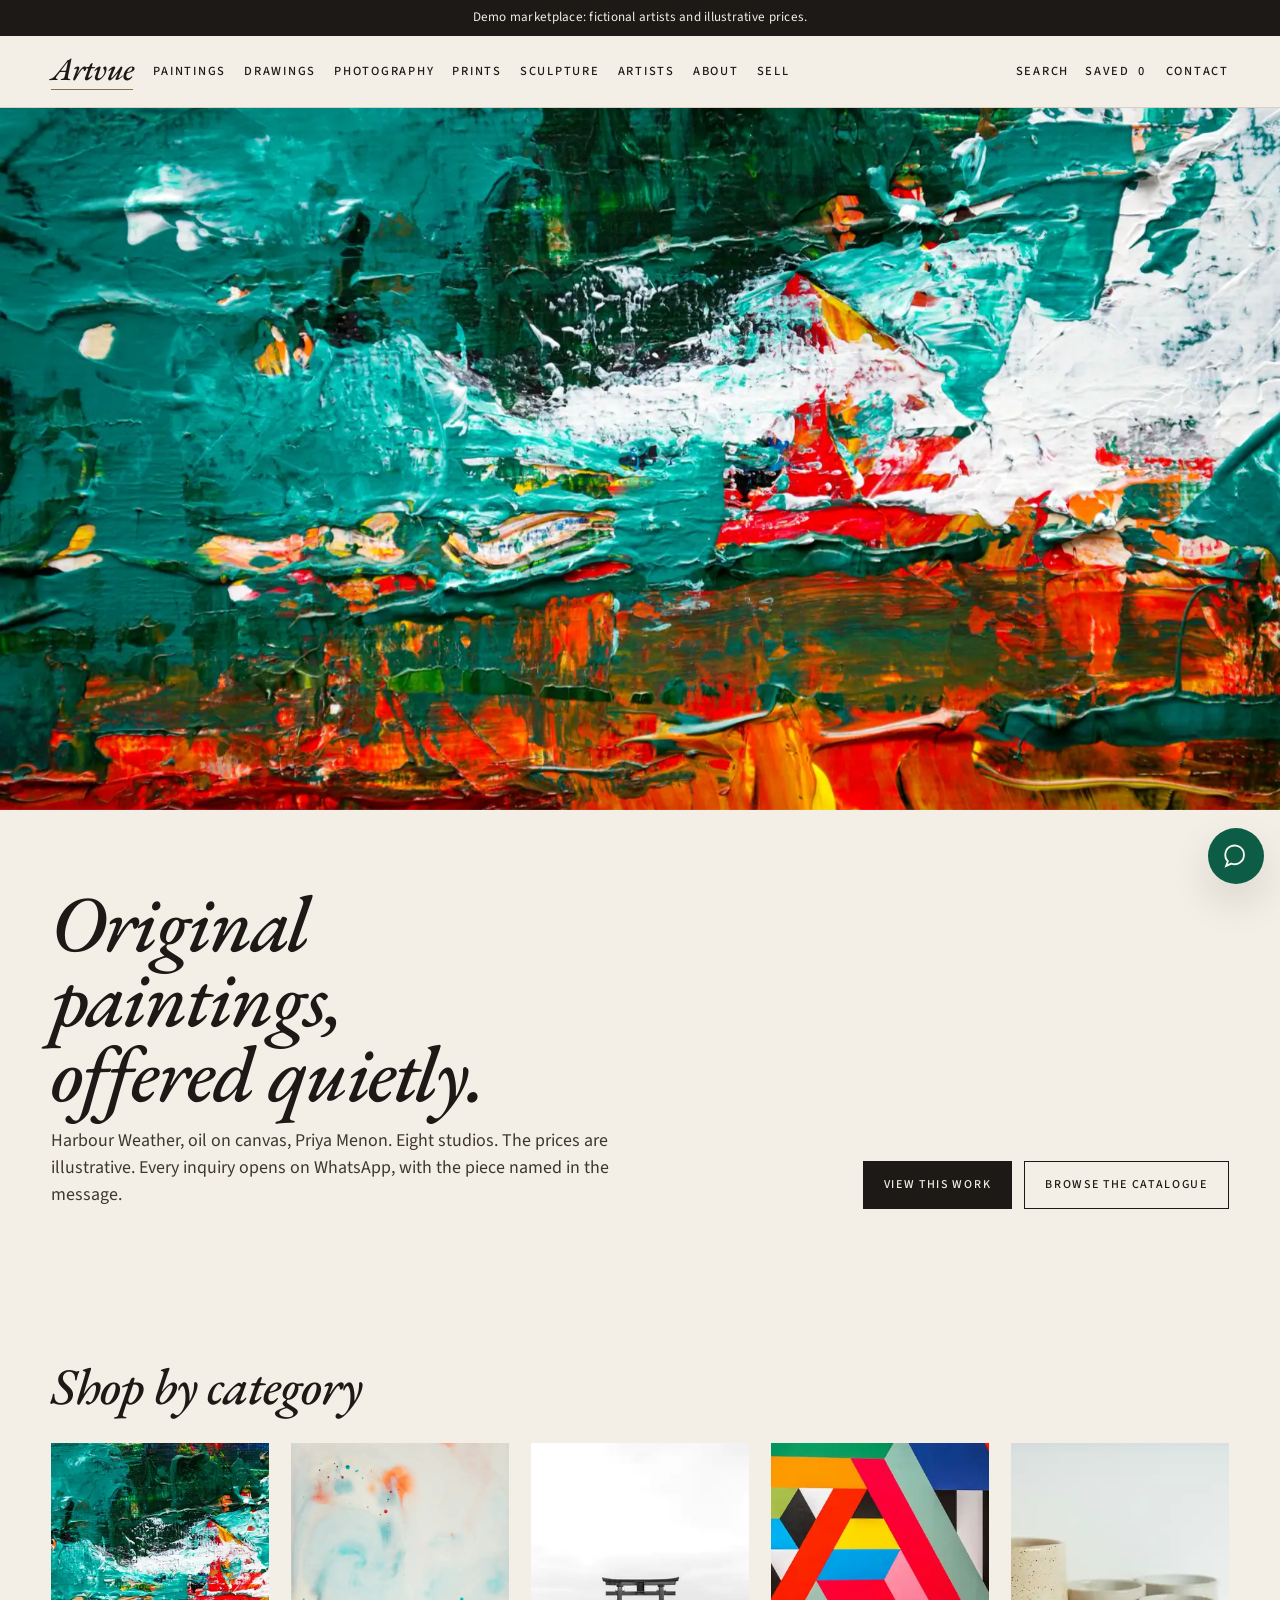
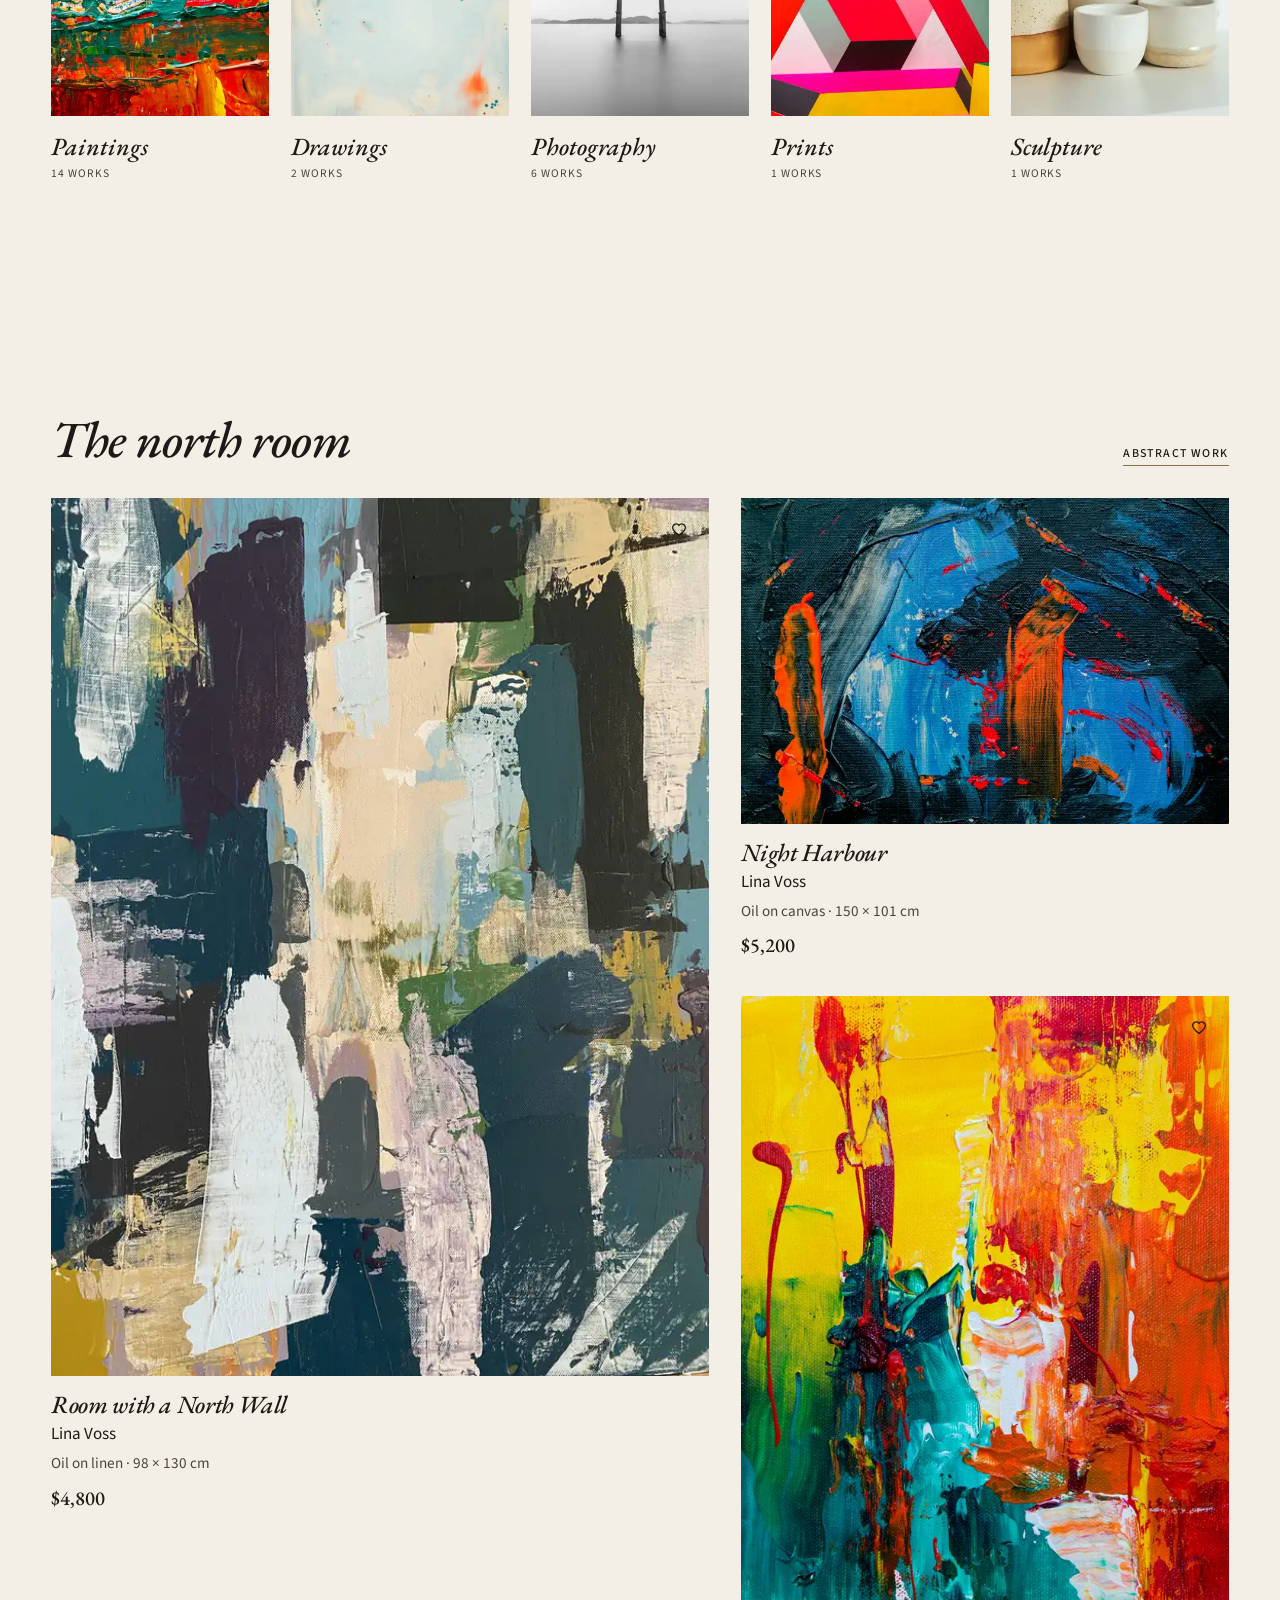
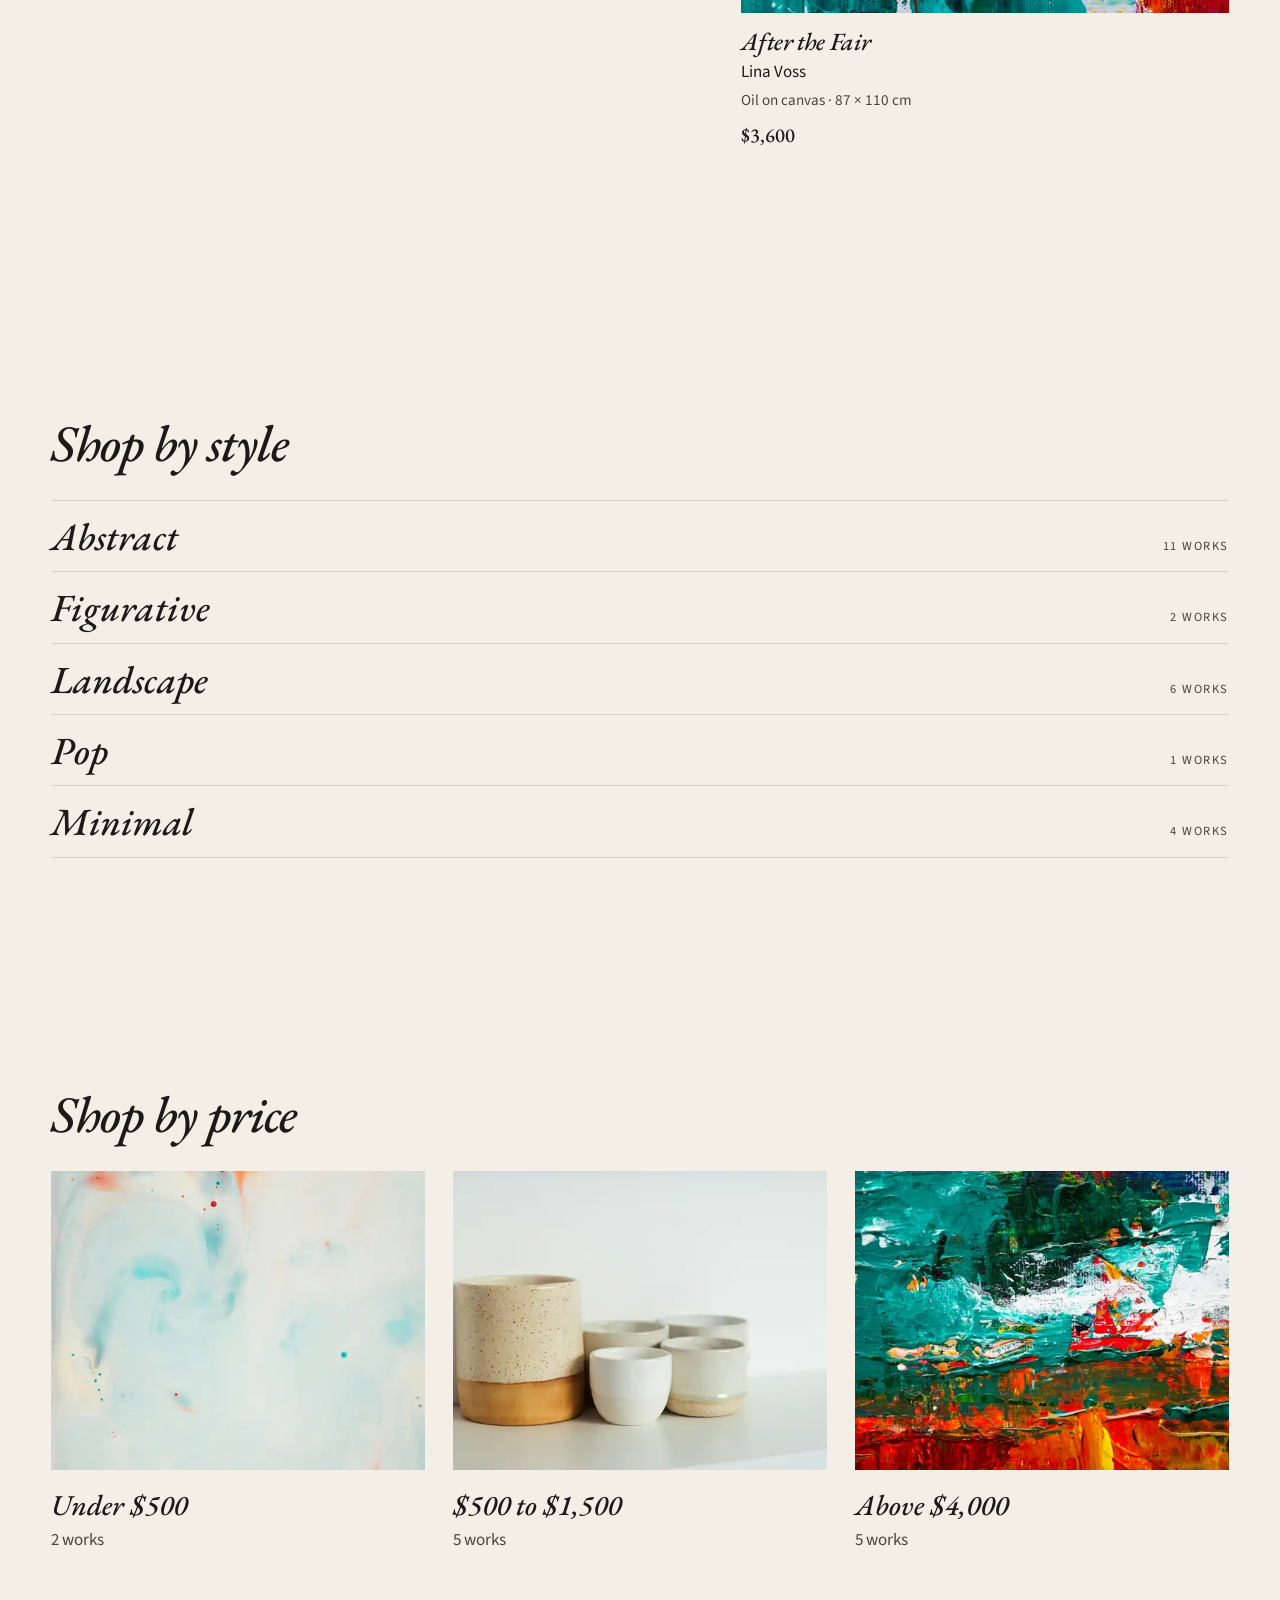
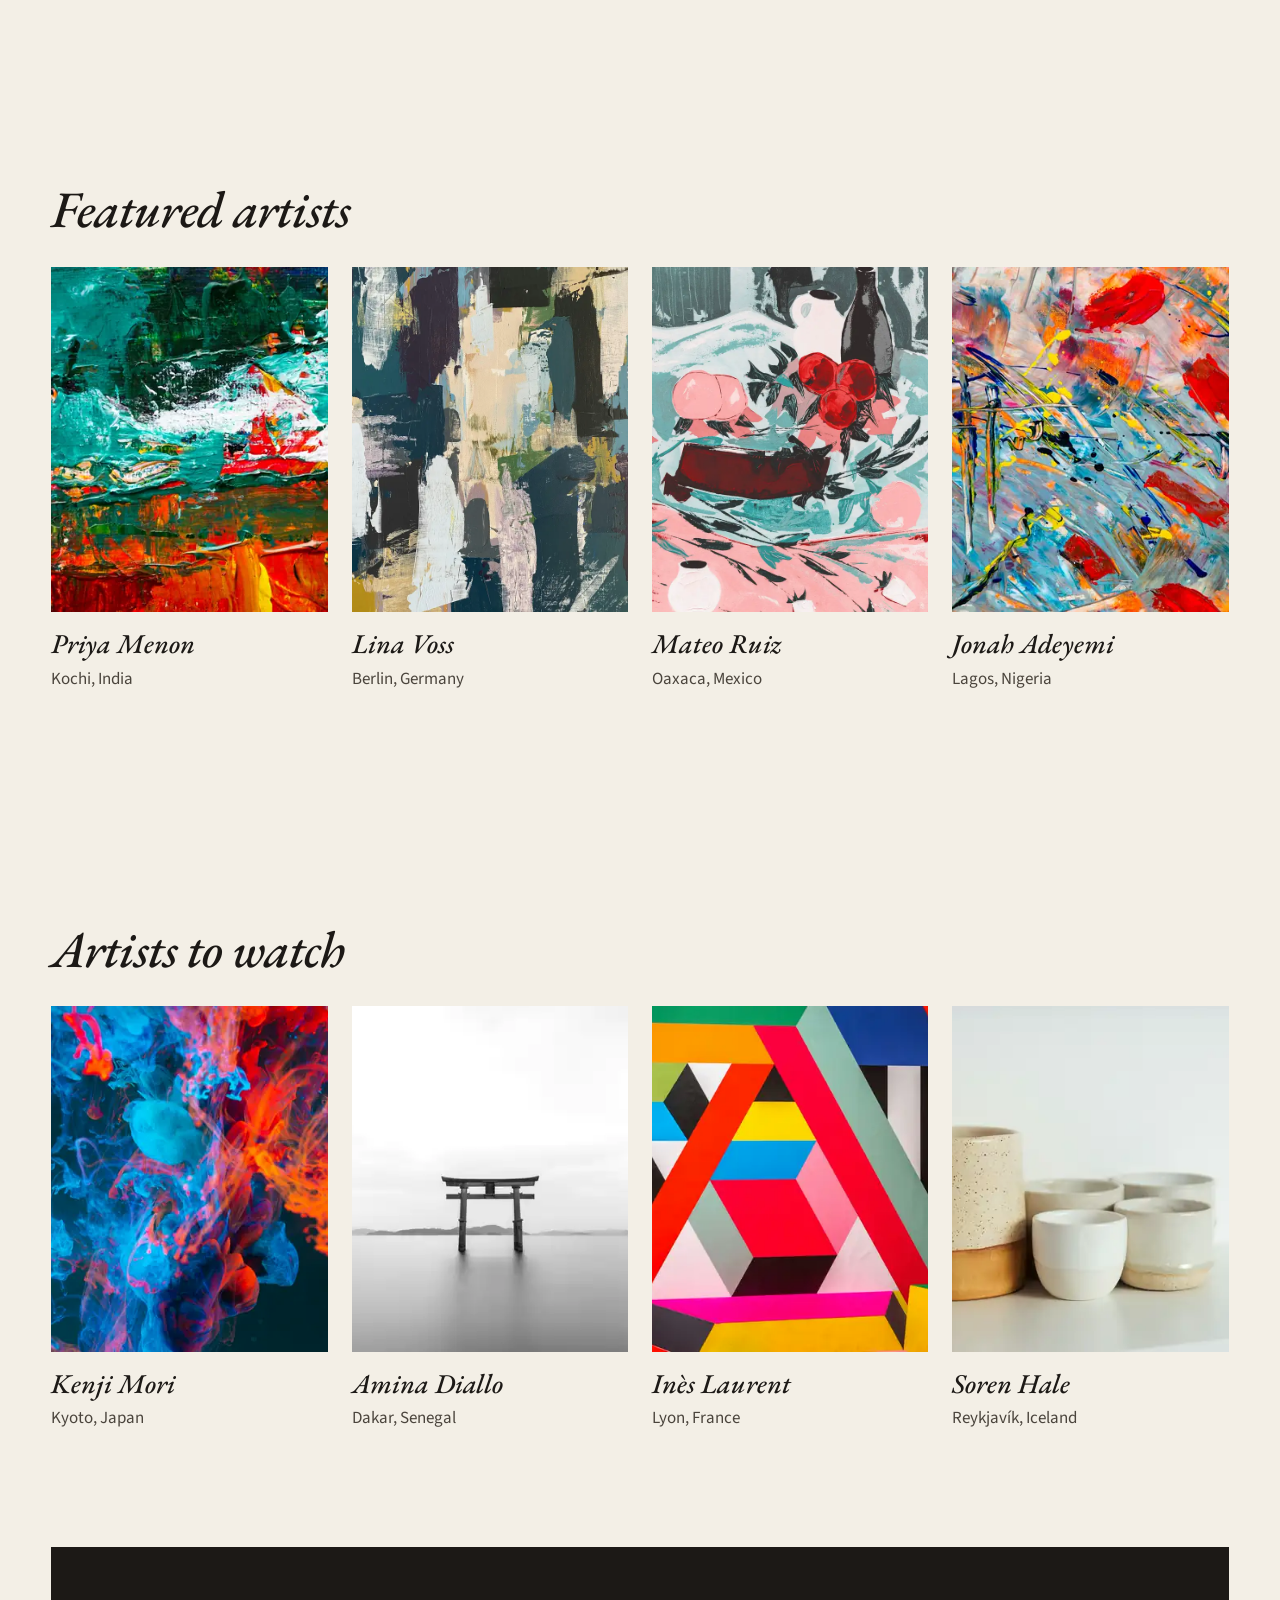
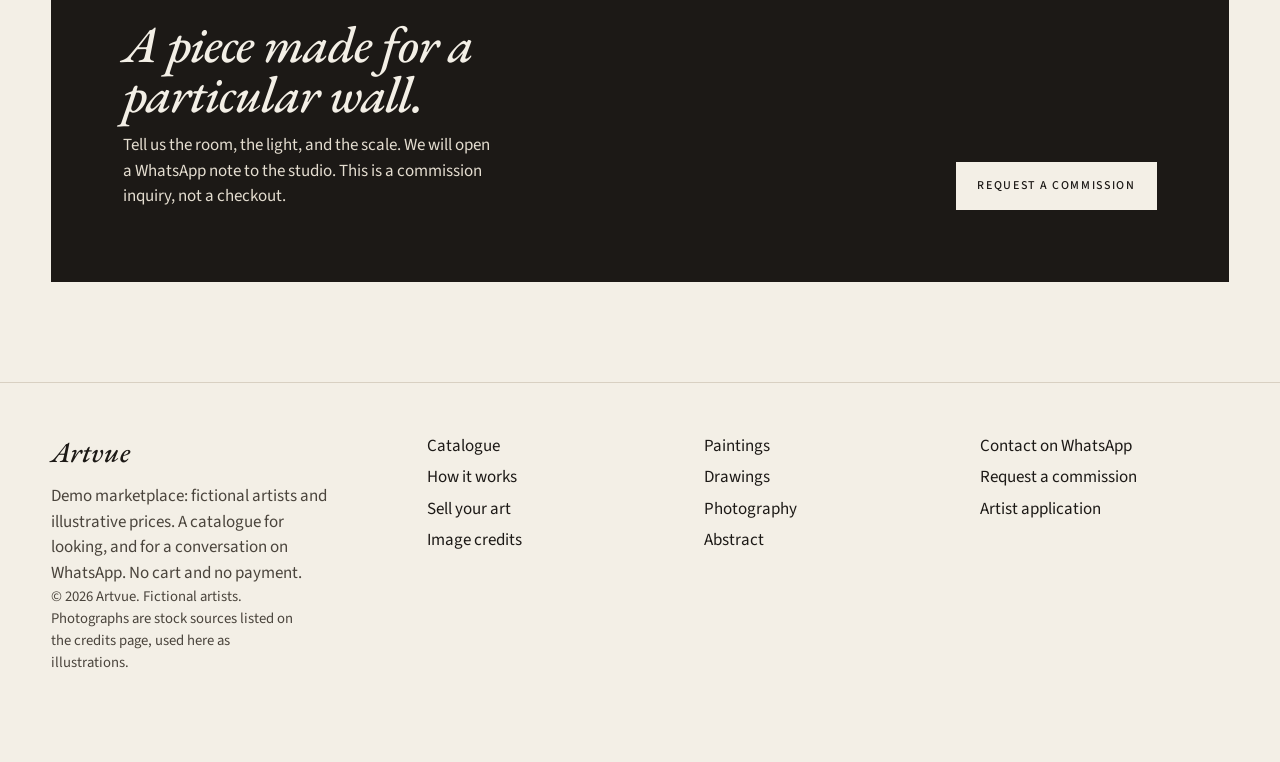
<file: index.html>
<!DOCTYPE html>
<html lang="en">
<head>
  <meta charset="utf-8">
  <meta name="viewport" content="width=device-width, initial-scale=1">
  <title>Artvue — Original paintings, offered by inquiry</title>
  <meta name="description" content="Artvue is a demo art marketplace. Browse fictional paintings, drawings, photographs, prints, and sculpture, then inquire on WhatsApp. Illustrative prices. No checkout.">
  <link rel="canonical" href="https://mohammedbagowabair.github.io/Artvue-Art-Marketplace-Website/">
  <meta property="og:title" content="Artvue — Original paintings, offered by inquiry">
  <meta property="og:description" content="Artvue is a demo art marketplace. Browse fictional paintings, drawings, photographs, prints, and sculpture, then inquire on WhatsApp. Illustrative prices. No checkout.">
  <meta property="og:type" content="website">
  <meta property="og:url" content="https://mohammedbagowabair.github.io/Artvue-Art-Marketplace-Website/">
  <meta property="og:image" content="https://mohammedbagowabair.github.io/Artvue-Art-Marketplace-Website/images/art/harbour-weather-1100.webp">
  <meta name="twitter:card" content="summary_large_image">
  <meta name="theme-color" content="#f3efe6">
  <link rel="icon" href="favicon.svg" type="image/svg+xml">
  <link rel="stylesheet" href="css/styles.css">
  <link rel="preload" href="fonts/eb-garamond-500-italic.woff2" as="font" type="font/woff2" crossorigin>
  <link rel="preload" as="image" href="images/art/harbour-weather-1700.webp" imagesrcset="images/art/harbour-weather-1100.webp 1100w, images/art/harbour-weather-1700.webp 1700w" imagesizes="100vw">
</head>
<body>
<a class="skip" href="#content">Skip to content</a>
<p class="demo-note">Demo marketplace: fictional artists and illustrative prices.</p>
<header class="site-header">
  <a class="logo" href="index.html">Artvue<span></span></a>
  <button class="nav-toggle" type="button" aria-expanded="false" aria-controls="site-nav">Menu</button>
  <nav id="site-nav" aria-label="Primary"><a href="browse.html?category=Painting">Paintings</a><a href="browse.html?category=Drawing">Drawings</a><a href="browse.html?category=Photography">Photography</a><a href="browse.html?category=Prints">Prints</a><a href="browse.html?category=Sculpture">Sculpture</a><a href="index.html#artists">Artists</a><a href="about.html">About</a><a href="sell.html">Sell</a></nav>
  <div class="header-tools">
    <a class="tool-search" href="browse.html">Search</a>
    <a href="browse.html?saved=1">Saved <span class="saved-count" id="saved-count">0</span></a>
    <a href="https://wa.me/967783964784?text=Hello%20Artvue%2C%20I%20have%20a%20question%20about%20the%20marketplace.">Contact</a>
  </div>
</header>
<div class="backdrop"></div>
<main id="content">
  <figure class="hero-media">
    <img src="images/art/harbour-weather-1700.webp" srcset="images/art/harbour-weather-1100.webp 1100w, images/art/harbour-weather-1700.webp 1700w" sizes="100vw" width="1100" height="734" alt="Harbour Weather, Oil on canvas by Priya Menon" fetchpriority="high" decoding="async">
  </figure>
  <div class="hero-caption">
    <div>
      <h1>Original paintings, offered quietly.</h1>
      <p class="lede">Harbour Weather, oil on canvas, Priya Menon. Eight studios. The prices are illustrative. Every inquiry opens on WhatsApp, with the piece named in the message.</p>
    </div>
    <div class="hero-actions">
      <a class="btn" href="artwork.html?id=harbour-weather">View this work</a>
      <a class="btn btn-ghost" href="browse.html">Browse the catalogue</a>
    </div>
  </div>
  <section class="section" aria-labelledby="shop-cat">
    <div class="section-head"><h2 id="shop-cat">Shop by category</h2></div>
    <div class="cat-grid"><a class="cat-tile" href="browse.html?category=Painting"><img src="images/art/harbour-weather-640.webp" srcset="images/art/harbour-weather-640.webp 640w, images/art/harbour-weather-1100.webp 1100w" sizes="(max-width: 640px) 46vw, 18vw" width="1100" height="734" alt="Harbour Weather, Oil on canvas by Priya Menon" loading="lazy" decoding="async"><span>Paintings</span><small>14 works</small></a><a class="cat-tile" href="browse.html?category=Drawing"><img src="images/art/fourth-wash-640.webp" srcset="images/art/fourth-wash-640.webp 640w, images/art/fourth-wash-1100.webp 1100w" sizes="(max-width: 640px) 46vw, 18vw" width="1100" height="1552" alt="Fourth Wash, Watercolour on paper by Kenji Mori" loading="lazy" decoding="async"><span>Drawings</span><small>2 works</small></a><a class="cat-tile" href="browse.html?category=Photography"><img src="images/art/gate-early-640.webp" srcset="images/art/gate-early-640.webp 640w, images/art/gate-early-1100.webp 1100w" sizes="(max-width: 640px) 46vw, 18vw" width="1100" height="734" alt="A Gate, Early, Archival pigment print by Amina Diallo" loading="lazy" decoding="async"><span>Photography</span><small>6 works</small></a><a class="cat-tile" href="browse.html?category=Prints"><img src="images/art/bloc-notes-640.webp" srcset="images/art/bloc-notes-640.webp 640w, images/art/bloc-notes-1100.webp 1100w" sizes="(max-width: 640px) 46vw, 18vw" width="1100" height="734" alt="Bloc Notes, Pigment print by Inès Laurent" loading="lazy" decoding="async"><span>Prints</span><small>1 works</small></a><a class="cat-tile" href="browse.html?category=Sculpture"><img src="images/art/five-vessels-640.webp" srcset="images/art/five-vessels-640.webp 640w, images/art/five-vessels-1100.webp 1100w" sizes="(max-width: 640px) 46vw, 18vw" width="1100" height="734" alt="Five Vessels, Stoneware by Soren Hale" loading="lazy" decoding="async"><span>Sculpture</span><small>1 works</small></a></div>
  </section>
  <section class="section" aria-labelledby="north">
    <div class="section-head"><h2 id="north">The north room</h2><a href="browse.html?style=Abstract">Abstract work</a></div>
    <div class="feature-grid"><div class="lead"><article class="card" data-id="north-wall" data-title="Room with a North Wall" data-artist-name="Lina Voss" data-category="Painting" data-style="Abstract" data-medium="Oil" data-size="Large" data-orientation="Portrait" data-price="4800" data-year="2025" data-order="1">
  <div class="card-visual">
    <a href="artwork.html?id=north-wall"><img src="images/art/north-wall-640.webp" srcset="images/art/north-wall-640.webp 640w, images/art/north-wall-1100.webp 1100w" sizes="(max-width: 720px) 340px, (max-width: 1100px) 42vw, 28vw" width="1100" height="1466" alt="Room with a North Wall, Oil on linen by Lina Voss" loading="lazy" decoding="async"></a>
    
    <button class="fav" type="button" data-fav="north-wall" aria-pressed="false" aria-label="Save Room with a North Wall"><svg viewBox="0 0 24 24" aria-hidden="true" fill="none" stroke="currentColor" stroke-width="1.4"><path d="M12 20s-7-4.4-7-9a4 4 0 0 1 7-2 4 4 0 0 1 7 2c0 4.6-7 9-7 9z"></path></svg></button>
  </div>
  <div class="card-body">
    <h3><a href="artwork.html?id=north-wall">Room with a North Wall</a></h3>
    <p class="by"><a href="artist.html?artist=lina-voss">Lina Voss</a></p>
    <p class="meta">Oil on linen · 98 × 130 cm</p>
    <p class="price">$4,800</p>
  </div>
</article></div><div class="stack"><article class="card" data-id="night-harbour" data-title="Night Harbour" data-artist-name="Lina Voss" data-category="Painting" data-style="Abstract" data-medium="Oil" data-size="Large" data-orientation="Landscape" data-price="5200" data-year="2026" data-order="4">
  <div class="card-visual">
    <a href="artwork.html?id=night-harbour"><img src="images/art/night-harbour-640.webp" srcset="images/art/night-harbour-640.webp 640w, images/art/night-harbour-1100.webp 1100w" sizes="(max-width: 720px) 340px, (max-width: 1100px) 42vw, 28vw" width="1100" height="738" alt="Night Harbour, Oil on canvas by Lina Voss" loading="lazy" decoding="async"></a>
    
    <button class="fav" type="button" data-fav="night-harbour" aria-pressed="false" aria-label="Save Night Harbour"><svg viewBox="0 0 24 24" aria-hidden="true" fill="none" stroke="currentColor" stroke-width="1.4"><path d="M12 20s-7-4.4-7-9a4 4 0 0 1 7-2 4 4 0 0 1 7 2c0 4.6-7 9-7 9z"></path></svg></button>
  </div>
  <div class="card-body">
    <h3><a href="artwork.html?id=night-harbour">Night Harbour</a></h3>
    <p class="by"><a href="artist.html?artist=lina-voss">Lina Voss</a></p>
    <p class="meta">Oil on canvas · 150 × 101 cm</p>
    <p class="price">$5,200</p>
  </div>
</article><article class="card" data-id="after-the-fair" data-title="After the Fair" data-artist-name="Lina Voss" data-category="Painting" data-style="Abstract" data-medium="Oil" data-size="Large" data-orientation="Portrait" data-price="3600" data-year="2023" data-order="2">
  <div class="card-visual">
    <a href="artwork.html?id=after-the-fair"><img src="images/art/after-the-fair-640.webp" srcset="images/art/after-the-fair-640.webp 640w, images/art/after-the-fair-1100.webp 1100w" sizes="(max-width: 720px) 340px, (max-width: 1100px) 42vw, 28vw" width="1100" height="1394" alt="After the Fair, Oil on canvas by Lina Voss" loading="lazy" decoding="async"></a>
    
    <button class="fav" type="button" data-fav="after-the-fair" aria-pressed="false" aria-label="Save After the Fair"><svg viewBox="0 0 24 24" aria-hidden="true" fill="none" stroke="currentColor" stroke-width="1.4"><path d="M12 20s-7-4.4-7-9a4 4 0 0 1 7-2 4 4 0 0 1 7 2c0 4.6-7 9-7 9z"></path></svg></button>
  </div>
  <div class="card-body">
    <h3><a href="artwork.html?id=after-the-fair">After the Fair</a></h3>
    <p class="by"><a href="artist.html?artist=lina-voss">Lina Voss</a></p>
    <p class="meta">Oil on canvas · 87 × 110 cm</p>
    <p class="price">$3,600</p>
  </div>
</article></div></div>
  </section>
  <section class="section" aria-labelledby="styles">
    <div class="section-head"><h2 id="styles">Shop by style</h2></div>
    <div class="style-list"><a class="style-row" href="browse.html?style=Abstract"><span>Abstract</span><small>11 works</small></a><a class="style-row" href="browse.html?style=Figurative"><span>Figurative</span><small>2 works</small></a><a class="style-row" href="browse.html?style=Landscape"><span>Landscape</span><small>6 works</small></a><a class="style-row" href="browse.html?style=Pop"><span>Pop</span><small>1 works</small></a><a class="style-row" href="browse.html?style=Minimal"><span>Minimal</span><small>4 works</small></a></div>
  </section>
  <section class="section" aria-labelledby="price-bands">
    <div class="section-head"><h2 id="price-bands">Shop by price</h2></div>
    <div class="band-grid"><a class="band" href="browse.html?price=under-500"><img src="images/art/fourth-wash-640.webp" srcset="images/art/fourth-wash-640.webp 640w, images/art/fourth-wash-1100.webp 1100w" sizes="(max-width: 800px) 100vw, 30vw" width="1100" height="1552" alt="Fourth Wash, Watercolour on paper by Kenji Mori" loading="lazy" decoding="async"><strong>Under $500</strong><span>2 works</span></a><a class="band" href="browse.html?price=500-1500"><img src="images/art/five-vessels-640.webp" srcset="images/art/five-vessels-640.webp 640w, images/art/five-vessels-1100.webp 1100w" sizes="(max-width: 800px) 100vw, 30vw" width="1100" height="734" alt="Five Vessels, Stoneware by Soren Hale" loading="lazy" decoding="async"><strong>$500 to $1,500</strong><span>5 works</span></a><a class="band" href="browse.html?price=over-4000"><img src="images/art/harbour-weather-640.webp" srcset="images/art/harbour-weather-640.webp 640w, images/art/harbour-weather-1100.webp 1100w" sizes="(max-width: 800px) 100vw, 30vw" width="1100" height="734" alt="Harbour Weather, Oil on canvas by Priya Menon" loading="lazy" decoding="async"><strong>Above $4,000</strong><span>5 works</span></a></div>
  </section>
  <section class="section" id="artists" aria-labelledby="featured-artists">
    <div class="section-head"><h2 id="featured-artists">Featured artists</h2></div>
    <div class="artist-grid"><a class="artist-card" href="artist.html?artist=priya-menon"><img src="images/art/harbour-weather-640.webp" srcset="images/art/harbour-weather-640.webp 640w, images/art/harbour-weather-1100.webp 1100w" sizes="(max-width: 700px) 46vw, 22vw" width="1100" height="734" alt="Harbour Weather, Oil on canvas by Priya Menon" loading="lazy" decoding="async"><h3>Priya Menon</h3><p>Kochi, India</p></a><a class="artist-card" href="artist.html?artist=lina-voss"><img src="images/art/north-wall-640.webp" srcset="images/art/north-wall-640.webp 640w, images/art/north-wall-1100.webp 1100w" sizes="(max-width: 700px) 46vw, 22vw" width="1100" height="1466" alt="Room with a North Wall, Oil on linen by Lina Voss" loading="lazy" decoding="async"><h3>Lina Voss</h3><p>Berlin, Germany</p></a><a class="artist-card" href="artist.html?artist=mateo-ruiz"><img src="images/art/peaches-640.webp" srcset="images/art/peaches-640.webp 640w, images/art/peaches-1100.webp 1100w" sizes="(max-width: 700px) 46vw, 22vw" width="1100" height="1650" alt="Peaches and Two Bottles, Acrylic on canvas by Mateo Ruiz" loading="lazy" decoding="async"><h3>Mateo Ruiz</h3><p>Oaxaca, Mexico</p></a><a class="artist-card" href="artist.html?artist=jonah-adeyemi"><img src="images/art/salt-grammar-640.webp" srcset="images/art/salt-grammar-640.webp 640w, images/art/salt-grammar-1100.webp 1100w" sizes="(max-width: 700px) 46vw, 22vw" width="1100" height="738" alt="Salt Grammar, Acrylic on canvas by Jonah Adeyemi" loading="lazy" decoding="async"><h3>Jonah Adeyemi</h3><p>Lagos, Nigeria</p></a></div>
  </section>
  <section class="section" aria-labelledby="watch">
    <div class="section-head"><h2 id="watch">Artists to watch</h2></div>
    <div class="artist-grid"><a class="artist-card" href="artist.html?artist=kenji-mori"><img src="images/art/suspended-ink-640.webp" srcset="images/art/suspended-ink-640.webp 640w, images/art/suspended-ink-1100.webp 1100w" sizes="(max-width: 700px) 46vw, 22vw" width="1100" height="734" alt="Suspended Ink, Ink, archival print by Kenji Mori" loading="lazy" decoding="async"><h3>Kenji Mori</h3><p>Kyoto, Japan</p></a><a class="artist-card" href="artist.html?artist=amina-diallo"><img src="images/art/gate-early-640.webp" srcset="images/art/gate-early-640.webp 640w, images/art/gate-early-1100.webp 1100w" sizes="(max-width: 700px) 46vw, 22vw" width="1100" height="734" alt="A Gate, Early, Archival pigment print by Amina Diallo" loading="lazy" decoding="async"><h3>Amina Diallo</h3><p>Dakar, Senegal</p></a><a class="artist-card" href="artist.html?artist=ines-laurent"><img src="images/art/bloc-notes-640.webp" srcset="images/art/bloc-notes-640.webp 640w, images/art/bloc-notes-1100.webp 1100w" sizes="(max-width: 700px) 46vw, 22vw" width="1100" height="734" alt="Bloc Notes, Pigment print by Inès Laurent" loading="lazy" decoding="async"><h3>Inès Laurent</h3><p>Lyon, France</p></a><a class="artist-card" href="artist.html?artist=soren-hale"><img src="images/art/five-vessels-640.webp" srcset="images/art/five-vessels-640.webp 640w, images/art/five-vessels-1100.webp 1100w" sizes="(max-width: 700px) 46vw, 22vw" width="1100" height="734" alt="Five Vessels, Stoneware by Soren Hale" loading="lazy" decoding="async"><h3>Soren Hale</h3><p>Reykjavík, Iceland</p></a></div>
  </section>
  <section class="commission">
    <div>
      <h2>A piece made for a particular wall.</h2>
      <p>Tell us the room, the light, and the scale. We will open a WhatsApp note to the studio. This is a commission inquiry, not a checkout.</p>
    </div>
    <a class="btn" href="https://wa.me/967783964784?text=Hello%20Artvue%2C%20I%20would%20like%20to%20request%20a%20commission.">Request a commission</a>
  </section>
</main>
<footer class="site-footer">
  <div class="footer-grid">
    <div>
      <h2>Artvue</h2>
      <p>Demo marketplace: fictional artists and illustrative prices. A catalogue for looking, and for a conversation on WhatsApp. No cart and no payment.</p>
    </div>
    <div>
      <a href="browse.html">Catalogue</a>
      <a href="about.html">How it works</a>
      <a href="sell.html">Sell your art</a>
      <a href="credits.html">Image credits</a>
    </div>
    <div>
      <a href="browse.html?category=Painting">Paintings</a>
      <a href="browse.html?category=Drawing">Drawings</a>
      <a href="browse.html?category=Photography">Photography</a>
      <a href="browse.html?style=Abstract">Abstract</a>
    </div>
    <div>
      <a href="https://wa.me/967783964784?text=Hello%20Artvue%2C%20I%20have%20a%20question%20about%20the%20marketplace.">Contact on WhatsApp</a>
      <a href="https://wa.me/967783964784?text=Hello%20Artvue%2C%20I%20would%20like%20to%20request%20a%20commission.">Request a commission</a>
      <a href="https://wa.me/967783964784?text=Hello%20Artvue%2C%20I%20would%20like%20to%20apply%20to%20sell%20my%20art.%20I%20will%20send%20my%20name%2C%20city%2C%20and%20three%20works.">Artist application</a>
    </div>
  </div>
  <p class="fine">© 2026 Artvue. Fictional artists. Photographs are stock sources listed on the credits page, used here as illustrations.</p>
</footer>
<a class="wa-float" href="https://wa.me/967783964784?text=Hello%20Artvue%2C%20I%20have%20a%20question%20about%20the%20marketplace." aria-label="Contact Artvue on WhatsApp"><svg viewBox="0 0 24 24" aria-hidden="true" fill="none" stroke="#f7f4ed" stroke-width="1.6"><path d="M5 16.5 3.5 20.5 8 18.5A8 8 0 1 0 5 16.5Z"></path></svg></a>
  <script src="js/site.js"></script>
</body>
</html>
</file>
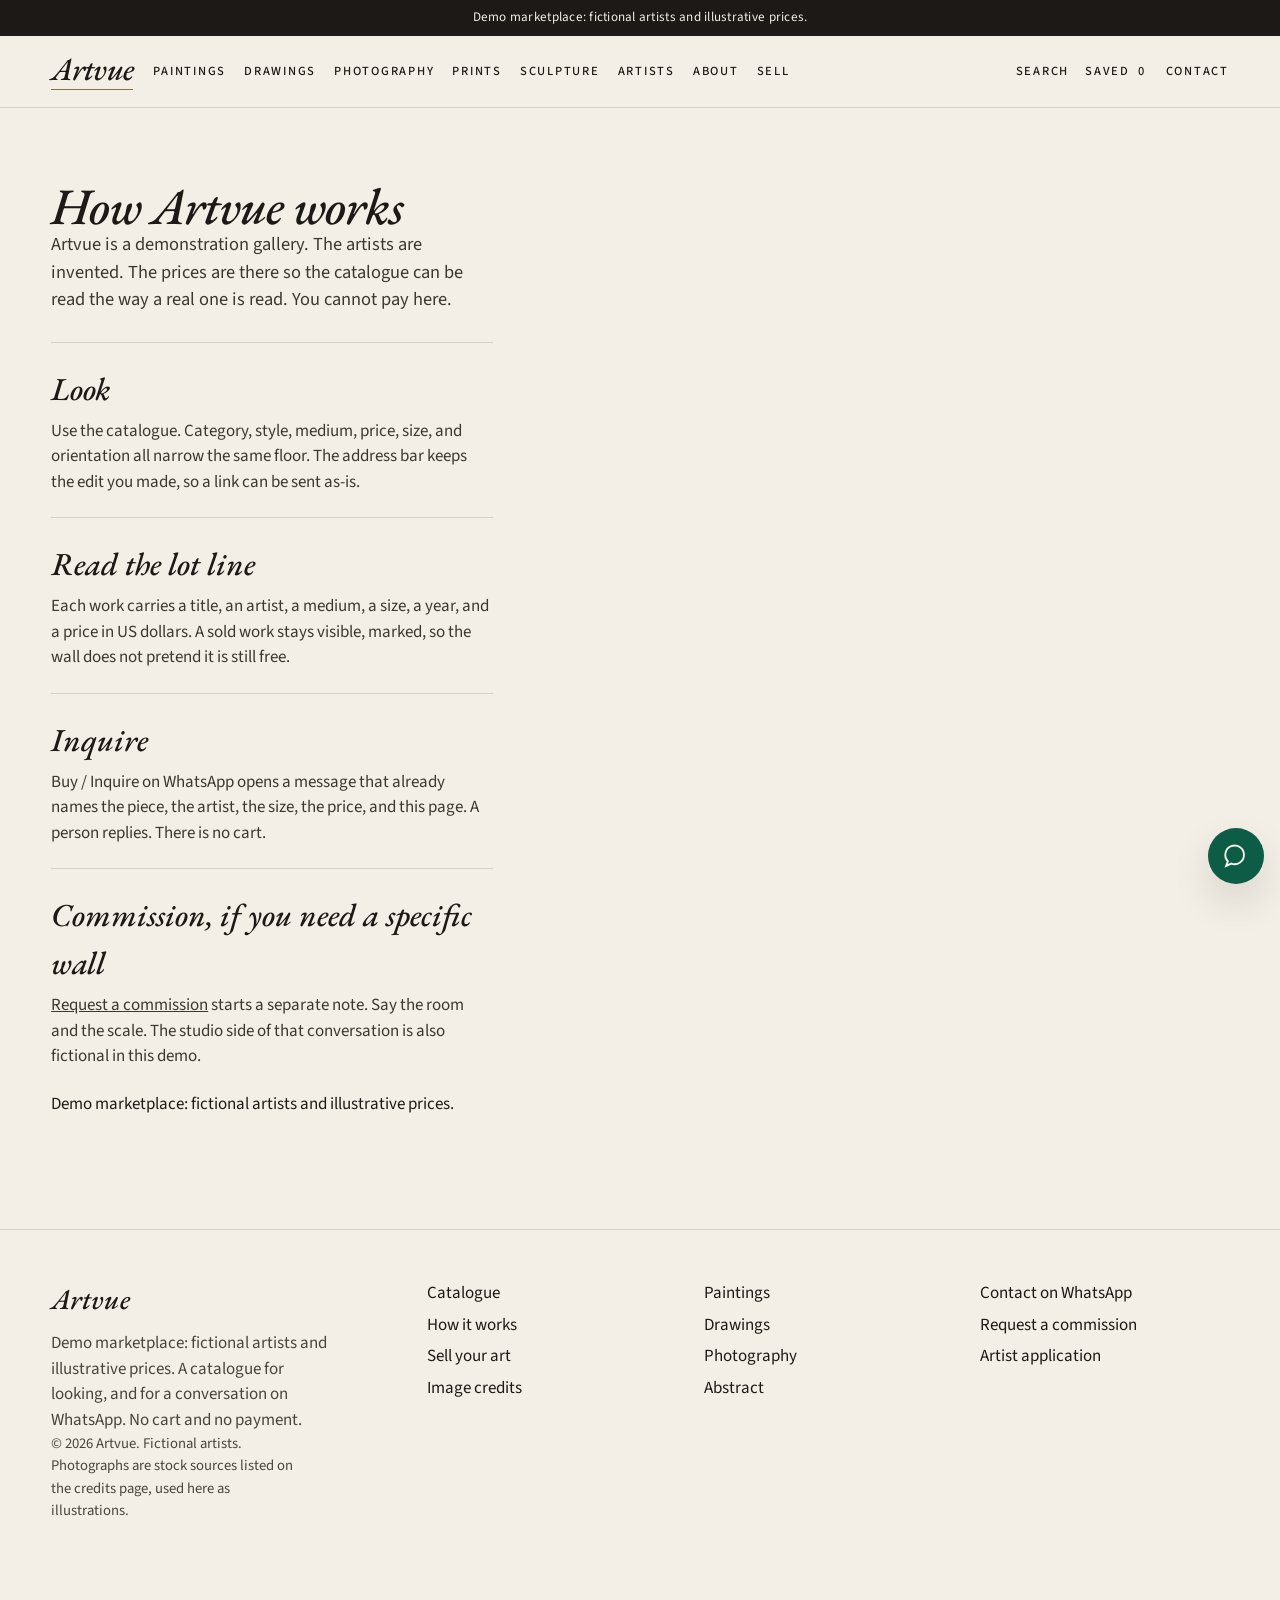
<file: about.html>
<!DOCTYPE html>
<html lang="en">
<head>
  <meta charset="utf-8">
  <meta name="viewport" content="width=device-width, initial-scale=1">
  <title>How Artvue works — Artvue</title>
  <meta name="description" content="How the Artvue demo works: browse the catalogue, read the lot line, and inquire on WhatsApp. No cart and no payment.">
  <link rel="canonical" href="https://mohammedbagowabair.github.io/Artvue-Art-Marketplace-Website/about.html">
  <meta property="og:title" content="How Artvue works — Artvue">
  <meta property="og:description" content="How the Artvue demo works: browse the catalogue, read the lot line, and inquire on WhatsApp. No cart and no payment.">
  <meta property="og:type" content="website">
  <meta property="og:url" content="https://mohammedbagowabair.github.io/Artvue-Art-Marketplace-Website/about.html">
  <meta property="og:image" content="https://mohammedbagowabair.github.io/Artvue-Art-Marketplace-Website/images/art/harbour-weather-1100.webp">
  <meta name="twitter:card" content="summary_large_image">
  <meta name="theme-color" content="#f3efe6">
  <link rel="icon" href="favicon.svg" type="image/svg+xml">
  <link rel="stylesheet" href="css/styles.css">
</head>
<body>
<a class="skip" href="#content">Skip to content</a>
<p class="demo-note">Demo marketplace: fictional artists and illustrative prices.</p>
<header class="site-header">
  <a class="logo" href="index.html">Artvue<span></span></a>
  <button class="nav-toggle" type="button" aria-expanded="false" aria-controls="site-nav">Menu</button>
  <nav id="site-nav" aria-label="Primary"><a href="browse.html?category=Painting">Paintings</a><a href="browse.html?category=Drawing">Drawings</a><a href="browse.html?category=Photography">Photography</a><a href="browse.html?category=Prints">Prints</a><a href="browse.html?category=Sculpture">Sculpture</a><a href="index.html#artists">Artists</a><a href="about.html">About</a><a href="sell.html">Sell</a></nav>
  <div class="header-tools">
    <a class="tool-search" href="browse.html">Search</a>
    <a href="browse.html?saved=1">Saved <span class="saved-count" id="saved-count">0</span></a>
    <a href="https://wa.me/967783964784?text=Hello%20Artvue%2C%20I%20have%20a%20question%20about%20the%20marketplace.">Contact</a>
  </div>
</header>
<div class="backdrop"></div>
<main id="content" class="page prose">
  <h1 class="page-title">How Artvue works</h1>
  <p class="page-intro">Artvue is a demonstration gallery. The artists are invented. The prices are there so the catalogue can be read the way a real one is read. You cannot pay here.</p>
  <div class="steps">
    <article class="step"><h2>Look</h2><p>Use the catalogue. Category, style, medium, price, size, and orientation all narrow the same floor. The address bar keeps the edit you made, so a link can be sent as-is.</p></article>
    <article class="step"><h2>Read the lot line</h2><p>Each work carries a title, an artist, a medium, a size, a year, and a price in US dollars. A sold work stays visible, marked, so the wall does not pretend it is still free.</p></article>
    <article class="step"><h2>Inquire</h2><p>Buy / Inquire on WhatsApp opens a message that already names the piece, the artist, the size, the price, and this page. A person replies. There is no cart.</p></article>
    <article class="step"><h2>Commission, if you need a specific wall</h2><p><a href="https://wa.me/967783964784?text=Hello%20Artvue%2C%20I%20would%20like%20to%20request%20a%20commission.">Request a commission</a> starts a separate note. Say the room and the scale. The studio side of that conversation is also fictional in this demo.</p></article>
  </div>
  <p>Demo marketplace: fictional artists and illustrative prices.</p>
</main>
<footer class="site-footer">
  <div class="footer-grid">
    <div>
      <h2>Artvue</h2>
      <p>Demo marketplace: fictional artists and illustrative prices. A catalogue for looking, and for a conversation on WhatsApp. No cart and no payment.</p>
    </div>
    <div>
      <a href="browse.html">Catalogue</a>
      <a href="about.html">How it works</a>
      <a href="sell.html">Sell your art</a>
      <a href="credits.html">Image credits</a>
    </div>
    <div>
      <a href="browse.html?category=Painting">Paintings</a>
      <a href="browse.html?category=Drawing">Drawings</a>
      <a href="browse.html?category=Photography">Photography</a>
      <a href="browse.html?style=Abstract">Abstract</a>
    </div>
    <div>
      <a href="https://wa.me/967783964784?text=Hello%20Artvue%2C%20I%20have%20a%20question%20about%20the%20marketplace.">Contact on WhatsApp</a>
      <a href="https://wa.me/967783964784?text=Hello%20Artvue%2C%20I%20would%20like%20to%20request%20a%20commission.">Request a commission</a>
      <a href="https://wa.me/967783964784?text=Hello%20Artvue%2C%20I%20would%20like%20to%20apply%20to%20sell%20my%20art.%20I%20will%20send%20my%20name%2C%20city%2C%20and%20three%20works.">Artist application</a>
    </div>
  </div>
  <p class="fine">© 2026 Artvue. Fictional artists. Photographs are stock sources listed on the credits page, used here as illustrations.</p>
</footer>
<a class="wa-float" href="https://wa.me/967783964784?text=Hello%20Artvue%2C%20I%20have%20a%20question%20about%20the%20marketplace." aria-label="Contact Artvue on WhatsApp"><svg viewBox="0 0 24 24" aria-hidden="true" fill="none" stroke="#f7f4ed" stroke-width="1.6"><path d="M5 16.5 3.5 20.5 8 18.5A8 8 0 1 0 5 16.5Z"></path></svg></a>
  <script src="js/site.js"></script>
</body>
</html>
</file>
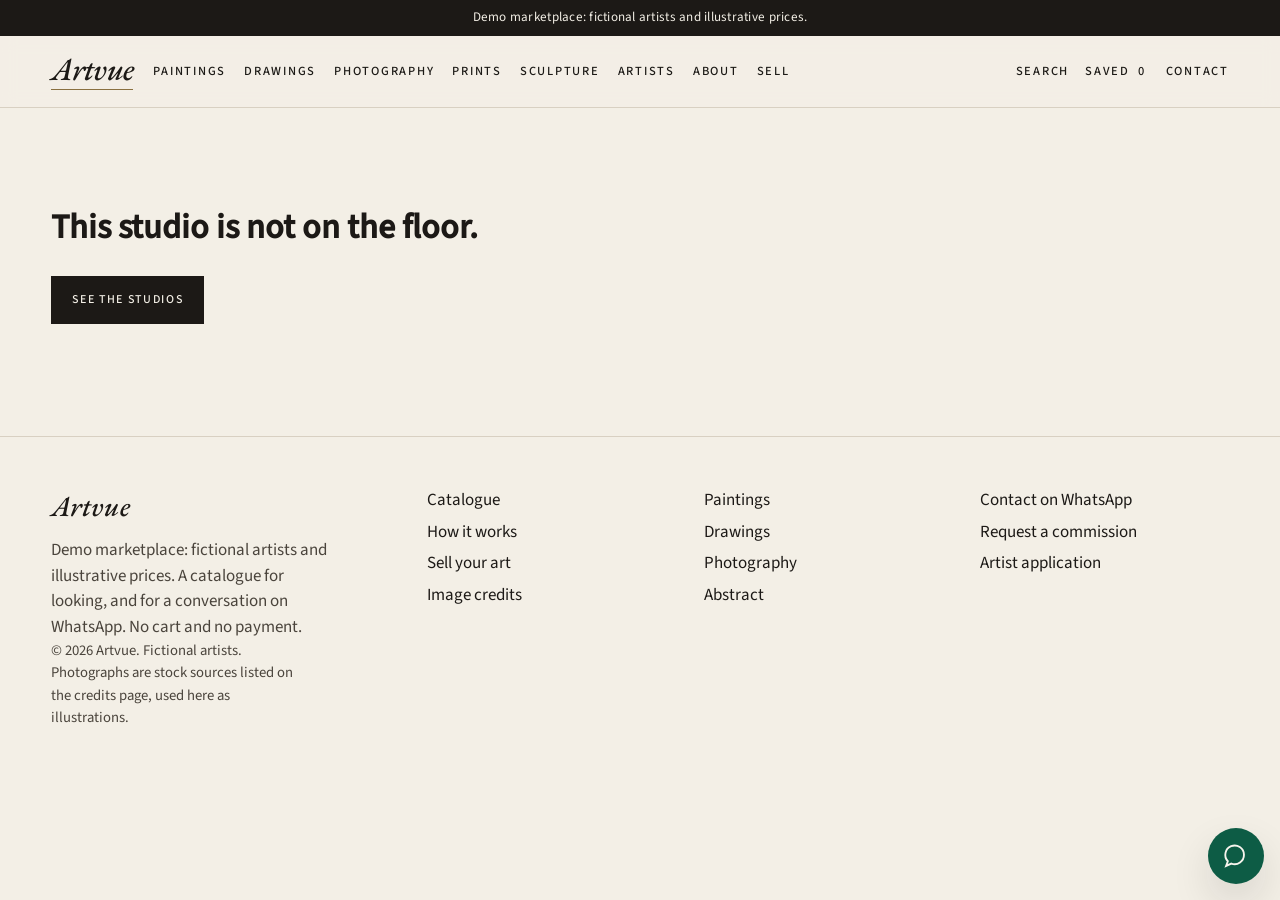
<file: artist.html>
<!DOCTYPE html>
<html lang="en">
<head>
  <meta charset="utf-8">
  <meta name="viewport" content="width=device-width, initial-scale=1">
  <title>Artist — Artvue</title>
  <meta name="description" content="A fictional artist on Artvue, with the works currently in the demo catalogue.">
  <link rel="canonical" href="https://mohammedbagowabair.github.io/Artvue-Art-Marketplace-Website/artist.html">
  <meta property="og:title" content="Artist — Artvue">
  <meta property="og:description" content="A fictional artist on Artvue, with the works currently in the demo catalogue.">
  <meta property="og:type" content="website">
  <meta property="og:url" content="https://mohammedbagowabair.github.io/Artvue-Art-Marketplace-Website/artist.html">
  <meta property="og:image" content="https://mohammedbagowabair.github.io/Artvue-Art-Marketplace-Website/images/art/harbour-weather-1100.webp">
  <meta name="twitter:card" content="summary_large_image">
  <meta name="theme-color" content="#f3efe6">
  <link rel="icon" href="favicon.svg" type="image/svg+xml">
  <link rel="stylesheet" href="css/styles.css">
</head>
<body>
<a class="skip" href="#content">Skip to content</a>
<p class="demo-note">Demo marketplace: fictional artists and illustrative prices.</p>
<header class="site-header">
  <a class="logo" href="index.html">Artvue<span></span></a>
  <button class="nav-toggle" type="button" aria-expanded="false" aria-controls="site-nav">Menu</button>
  <nav id="site-nav" aria-label="Primary"><a href="browse.html?category=Painting">Paintings</a><a href="browse.html?category=Drawing">Drawings</a><a href="browse.html?category=Photography">Photography</a><a href="browse.html?category=Prints">Prints</a><a href="browse.html?category=Sculpture">Sculpture</a><a href="index.html#artists">Artists</a><a href="about.html">About</a><a href="sell.html">Sell</a></nav>
  <div class="header-tools">
    <a class="tool-search" href="browse.html">Search</a>
    <a href="browse.html?saved=1">Saved <span class="saved-count" id="saved-count">0</span></a>
    <a href="https://wa.me/967783964784?text=Hello%20Artvue%2C%20I%20have%20a%20question%20about%20the%20marketplace.">Contact</a>
  </div>
</header>
<div class="backdrop"></div>
<main id="content" class="page"><div id="studio"><p>Opening the studio…</p></div></main>
<footer class="site-footer">
  <div class="footer-grid">
    <div>
      <h2>Artvue</h2>
      <p>Demo marketplace: fictional artists and illustrative prices. A catalogue for looking, and for a conversation on WhatsApp. No cart and no payment.</p>
    </div>
    <div>
      <a href="browse.html">Catalogue</a>
      <a href="about.html">How it works</a>
      <a href="sell.html">Sell your art</a>
      <a href="credits.html">Image credits</a>
    </div>
    <div>
      <a href="browse.html?category=Painting">Paintings</a>
      <a href="browse.html?category=Drawing">Drawings</a>
      <a href="browse.html?category=Photography">Photography</a>
      <a href="browse.html?style=Abstract">Abstract</a>
    </div>
    <div>
      <a href="https://wa.me/967783964784?text=Hello%20Artvue%2C%20I%20have%20a%20question%20about%20the%20marketplace.">Contact on WhatsApp</a>
      <a href="https://wa.me/967783964784?text=Hello%20Artvue%2C%20I%20would%20like%20to%20request%20a%20commission.">Request a commission</a>
      <a href="https://wa.me/967783964784?text=Hello%20Artvue%2C%20I%20would%20like%20to%20apply%20to%20sell%20my%20art.%20I%20will%20send%20my%20name%2C%20city%2C%20and%20three%20works.">Artist application</a>
    </div>
  </div>
  <p class="fine">© 2026 Artvue. Fictional artists. Photographs are stock sources listed on the credits page, used here as illustrations.</p>
</footer>
<a class="wa-float" href="https://wa.me/967783964784?text=Hello%20Artvue%2C%20I%20have%20a%20question%20about%20the%20marketplace." aria-label="Contact Artvue on WhatsApp"><svg viewBox="0 0 24 24" aria-hidden="true" fill="none" stroke="#f7f4ed" stroke-width="1.6"><path d="M5 16.5 3.5 20.5 8 18.5A8 8 0 1 0 5 16.5Z"></path></svg></a>
  <script src="js/catalog.js"></script>
  <script src="js/site.js"></script>
  <script src="js/artist.js"></script>
</body>
</html>
</file>
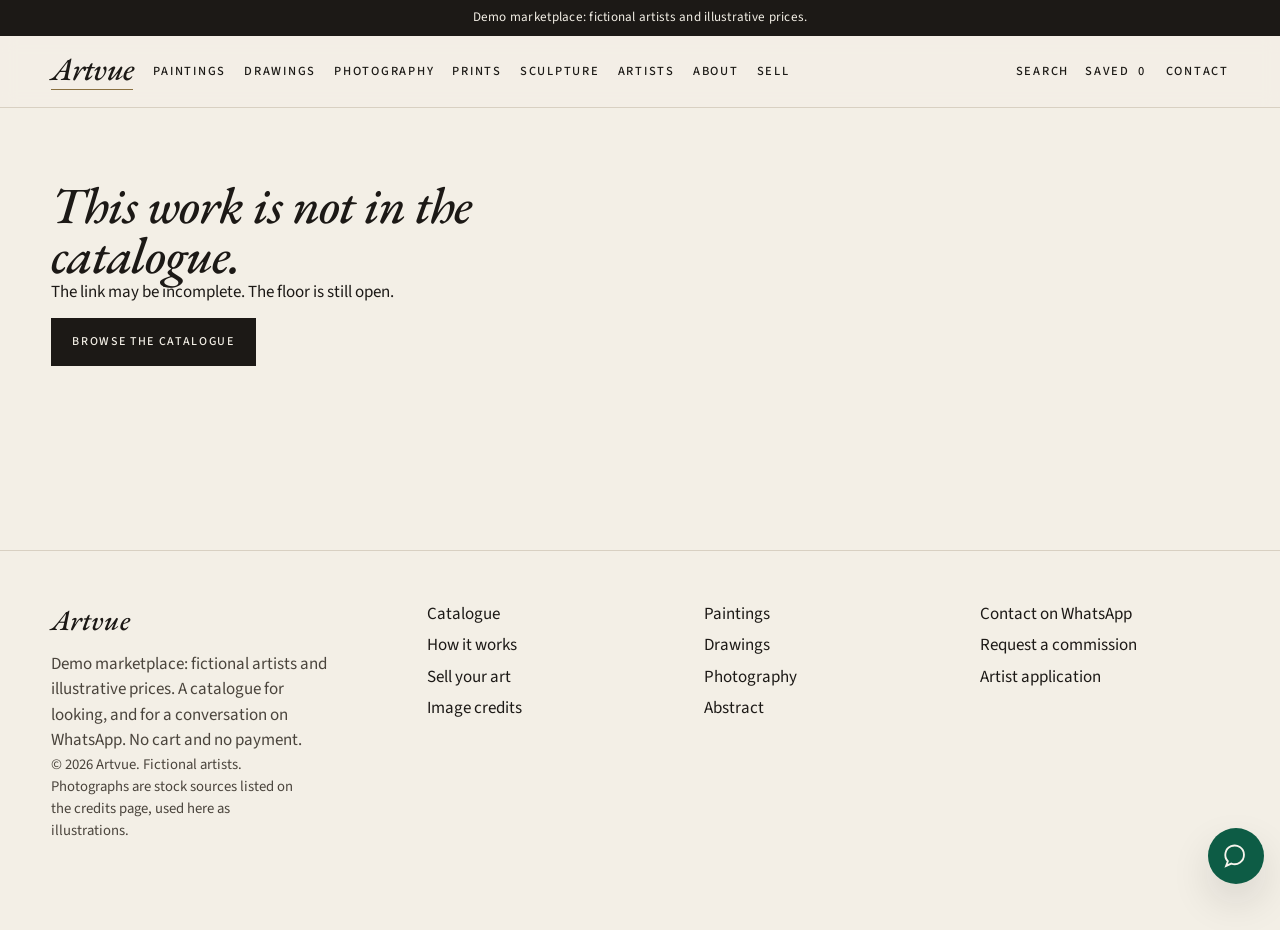
<file: artwork.html>
<!DOCTYPE html>
<html lang="en">
<head>
  <meta charset="utf-8">
  <meta name="viewport" content="width=device-width, initial-scale=1">
  <title>Artwork — Artvue</title>
  <meta name="description" content="View a work from the Artvue demo catalogue: image, medium, size, and price, then inquire on WhatsApp.">
  <link rel="canonical" href="https://mohammedbagowabair.github.io/Artvue-Art-Marketplace-Website/artwork.html">
  <meta property="og:title" content="Artwork — Artvue">
  <meta property="og:description" content="View a work from the Artvue demo catalogue: image, medium, size, and price, then inquire on WhatsApp.">
  <meta property="og:type" content="website">
  <meta property="og:url" content="https://mohammedbagowabair.github.io/Artvue-Art-Marketplace-Website/artwork.html">
  <meta property="og:image" content="https://mohammedbagowabair.github.io/Artvue-Art-Marketplace-Website/images/art/harbour-weather-1100.webp">
  <meta name="twitter:card" content="summary_large_image">
  <meta name="theme-color" content="#f3efe6">
  <link rel="icon" href="favicon.svg" type="image/svg+xml">
  <link rel="stylesheet" href="css/styles.css">
</head>
<body>
<a class="skip" href="#content">Skip to content</a>
<p class="demo-note">Demo marketplace: fictional artists and illustrative prices.</p>
<header class="site-header">
  <a class="logo" href="index.html">Artvue<span></span></a>
  <button class="nav-toggle" type="button" aria-expanded="false" aria-controls="site-nav">Menu</button>
  <nav id="site-nav" aria-label="Primary"><a href="browse.html?category=Painting">Paintings</a><a href="browse.html?category=Drawing">Drawings</a><a href="browse.html?category=Photography">Photography</a><a href="browse.html?category=Prints">Prints</a><a href="browse.html?category=Sculpture">Sculpture</a><a href="index.html#artists">Artists</a><a href="about.html">About</a><a href="sell.html">Sell</a></nav>
  <div class="header-tools">
    <a class="tool-search" href="browse.html">Search</a>
    <a href="browse.html?saved=1">Saved <span class="saved-count" id="saved-count">0</span></a>
    <a href="https://wa.me/967783964784?text=Hello%20Artvue%2C%20I%20have%20a%20question%20about%20the%20marketplace.">Contact</a>
  </div>
</header>
<div class="backdrop"></div>
<main id="content" class="page">
  <article class="lot" id="lot"><p>Opening the work…</p></article>
  <section class="more" id="more" aria-label="More from this artist"></section>
  <dialog class="lightbox" id="lightbox" aria-label="Enlarged view">
    <div class="lightbox-bar">
      <p id="lightbox-caption" style="margin:0">Click the picture to look closer.</p>
      <button class="btn btn-ghost" type="button" id="close-lightbox">Close</button>
    </div>
    <div class="lightbox-frame"><img id="lightbox-img" alt="" src="[data-uri]"></div>
  </dialog>
</main>
<footer class="site-footer">
  <div class="footer-grid">
    <div>
      <h2>Artvue</h2>
      <p>Demo marketplace: fictional artists and illustrative prices. A catalogue for looking, and for a conversation on WhatsApp. No cart and no payment.</p>
    </div>
    <div>
      <a href="browse.html">Catalogue</a>
      <a href="about.html">How it works</a>
      <a href="sell.html">Sell your art</a>
      <a href="credits.html">Image credits</a>
    </div>
    <div>
      <a href="browse.html?category=Painting">Paintings</a>
      <a href="browse.html?category=Drawing">Drawings</a>
      <a href="browse.html?category=Photography">Photography</a>
      <a href="browse.html?style=Abstract">Abstract</a>
    </div>
    <div>
      <a href="https://wa.me/967783964784?text=Hello%20Artvue%2C%20I%20have%20a%20question%20about%20the%20marketplace.">Contact on WhatsApp</a>
      <a href="https://wa.me/967783964784?text=Hello%20Artvue%2C%20I%20would%20like%20to%20request%20a%20commission.">Request a commission</a>
      <a href="https://wa.me/967783964784?text=Hello%20Artvue%2C%20I%20would%20like%20to%20apply%20to%20sell%20my%20art.%20I%20will%20send%20my%20name%2C%20city%2C%20and%20three%20works.">Artist application</a>
    </div>
  </div>
  <p class="fine">© 2026 Artvue. Fictional artists. Photographs are stock sources listed on the credits page, used here as illustrations.</p>
</footer>
<a class="wa-float" href="https://wa.me/967783964784?text=Hello%20Artvue%2C%20I%20have%20a%20question%20about%20the%20marketplace." aria-label="Contact Artvue on WhatsApp"><svg viewBox="0 0 24 24" aria-hidden="true" fill="none" stroke="#f7f4ed" stroke-width="1.6"><path d="M5 16.5 3.5 20.5 8 18.5A8 8 0 1 0 5 16.5Z"></path></svg></a>
  <script src="js/catalog.js"></script>
  <script src="js/site.js"></script>
  <script src="js/artwork.js"></script>
</body>
</html>
</file>
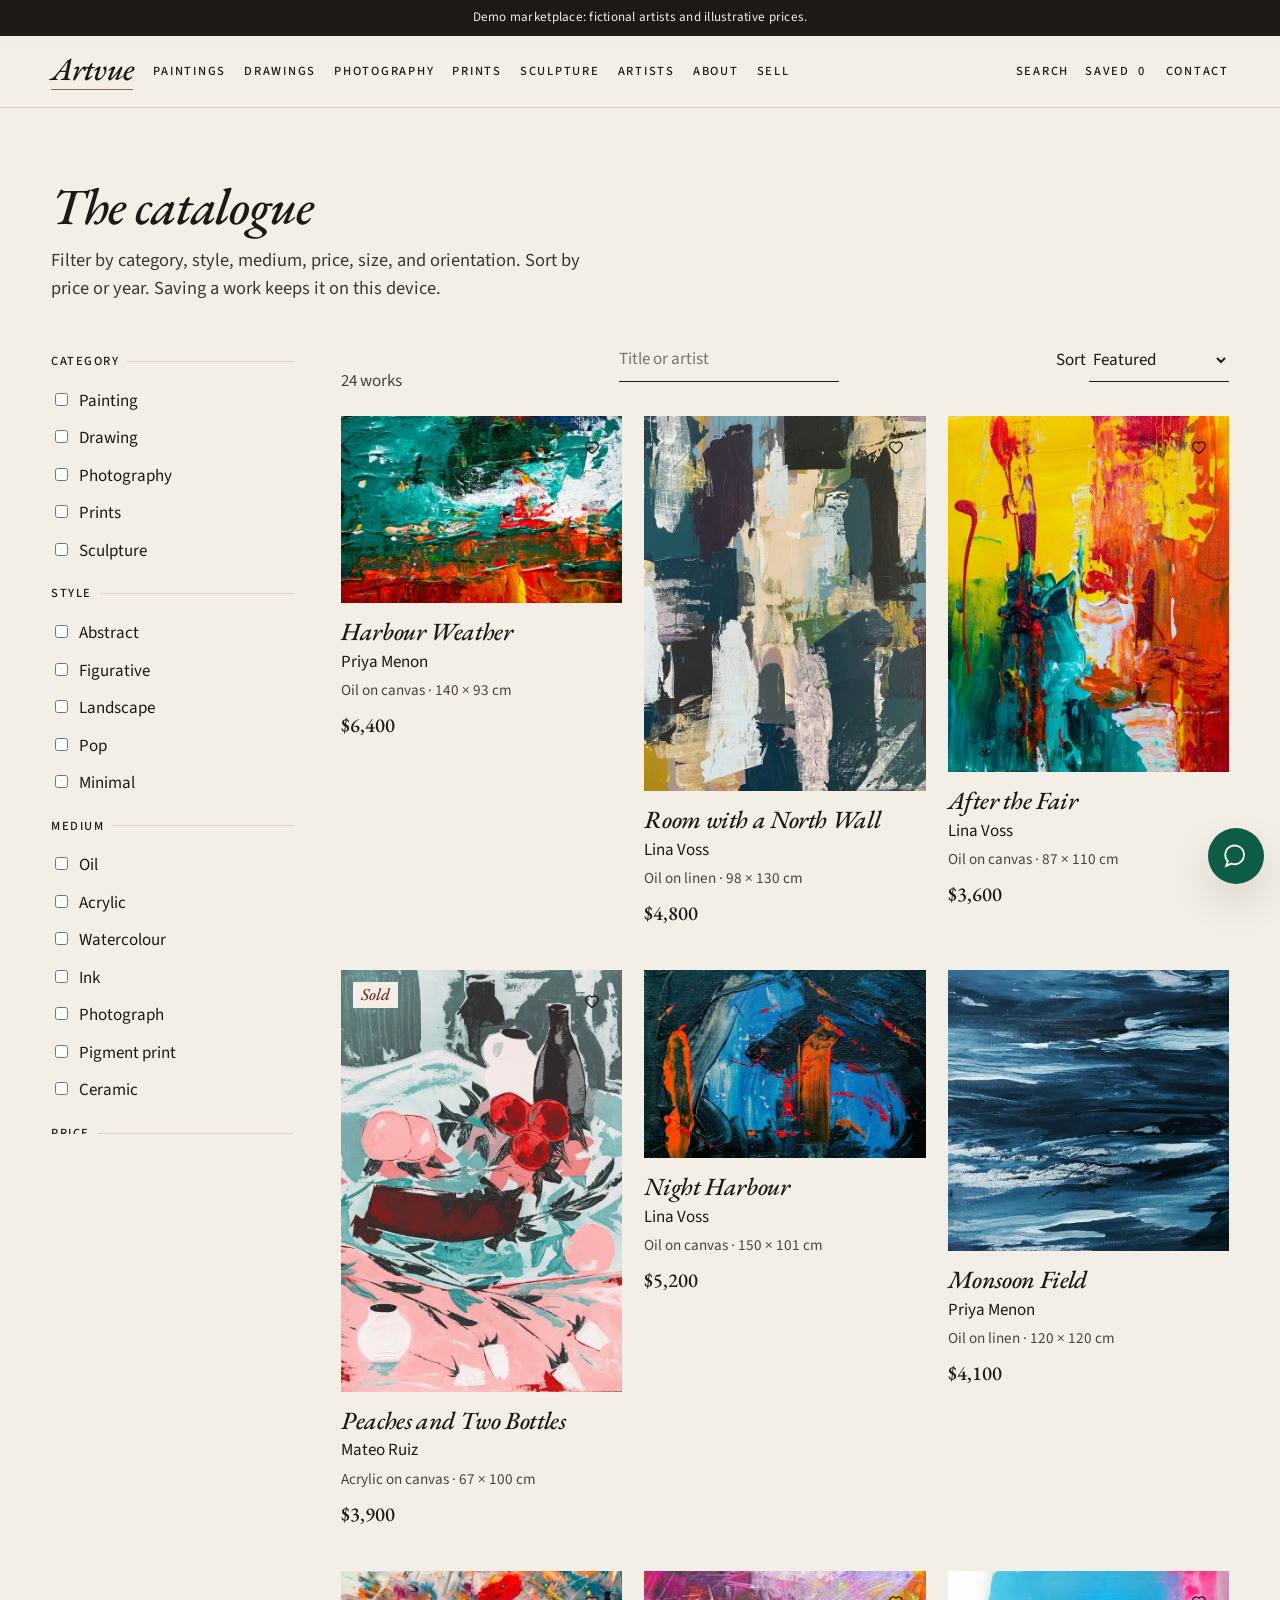
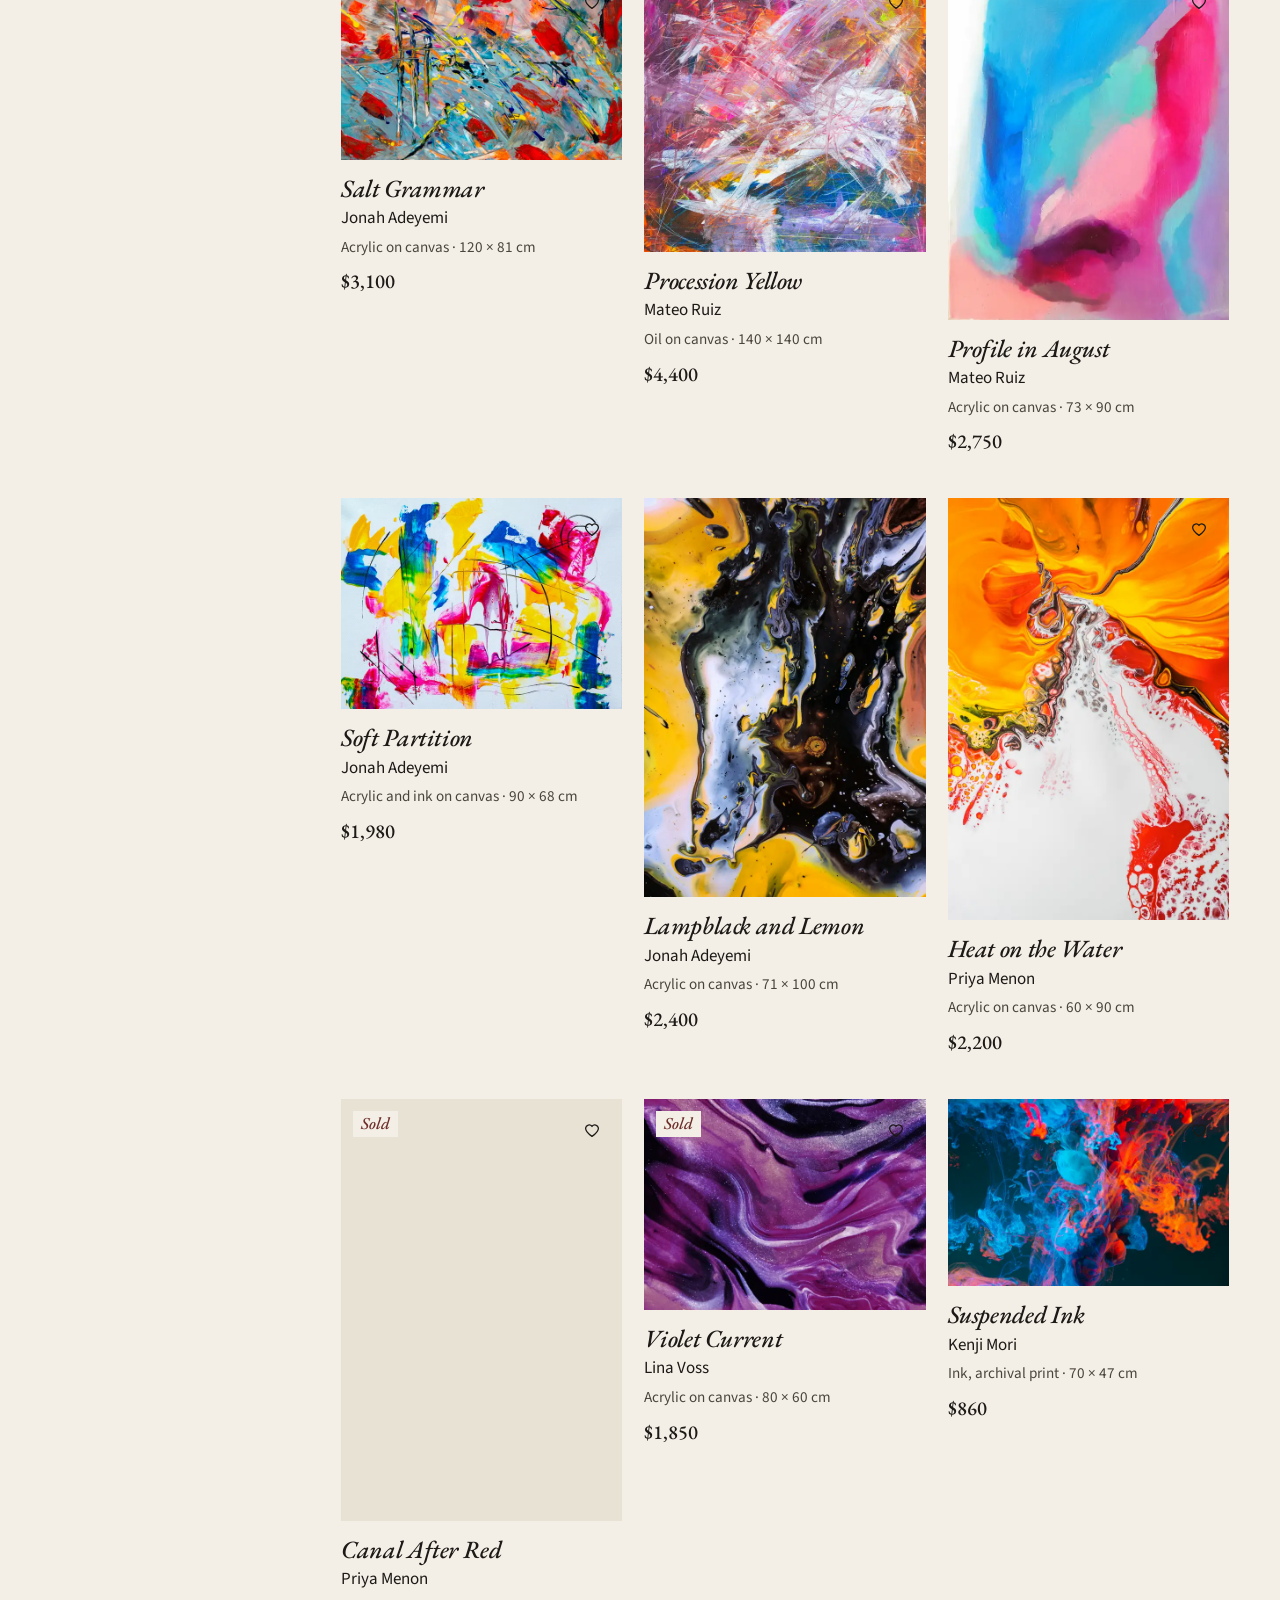
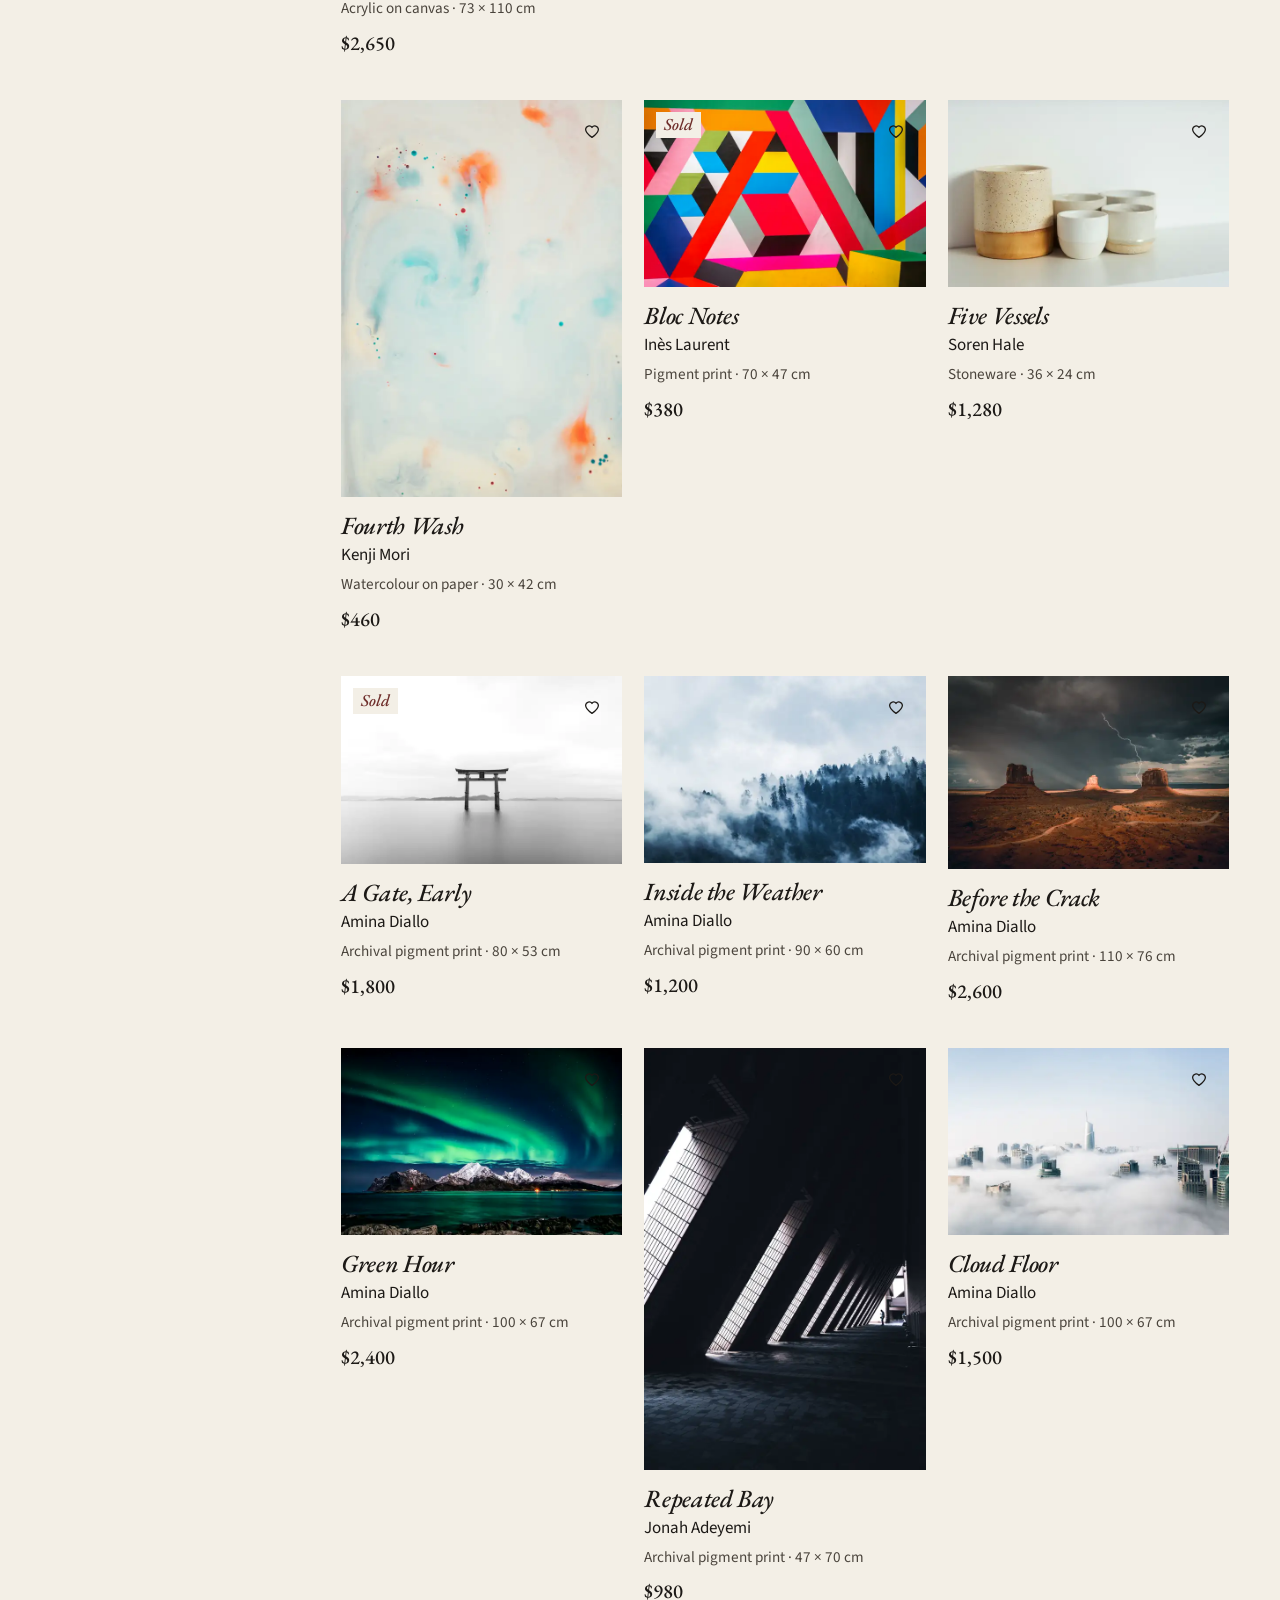
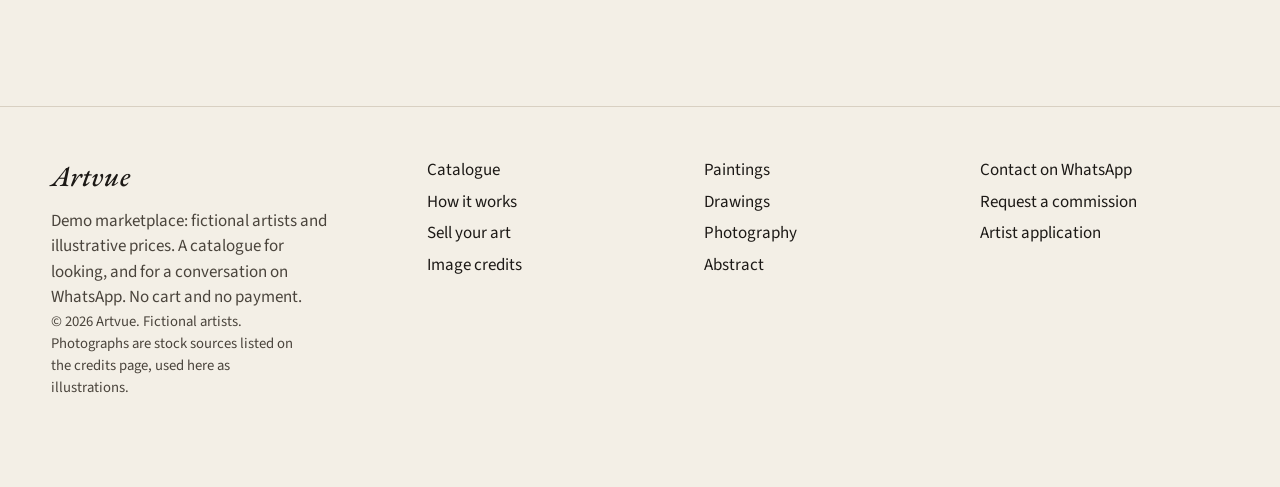
<file: browse.html>
<!DOCTYPE html>
<html lang="en">
<head>
  <meta charset="utf-8">
  <meta name="viewport" content="width=device-width, initial-scale=1">
  <title>Browse the catalogue — Artvue</title>
  <meta name="description" content="Filter Artvue’s demo catalogue by category, style, medium, price, size, and orientation. Fictional artists, illustrative prices, WhatsApp inquiries.">
  <link rel="canonical" href="https://mohammedbagowabair.github.io/Artvue-Art-Marketplace-Website/browse.html">
  <meta property="og:title" content="Browse the catalogue — Artvue">
  <meta property="og:description" content="Filter Artvue’s demo catalogue by category, style, medium, price, size, and orientation. Fictional artists, illustrative prices, WhatsApp inquiries.">
  <meta property="og:type" content="website">
  <meta property="og:url" content="https://mohammedbagowabair.github.io/Artvue-Art-Marketplace-Website/browse.html">
  <meta property="og:image" content="https://mohammedbagowabair.github.io/Artvue-Art-Marketplace-Website/images/art/harbour-weather-1100.webp">
  <meta name="twitter:card" content="summary_large_image">
  <meta name="theme-color" content="#f3efe6">
  <link rel="icon" href="favicon.svg" type="image/svg+xml">
  <link rel="preload" as="image" href="images/art/harbour-weather-640.webp" imagesrcset="images/art/harbour-weather-640.webp 640w, images/art/harbour-weather-1100.webp 1100w" imagesizes="(max-width: 720px) 340px, 28vw">
  <link rel="stylesheet" href="css/styles.css">
</head>
<body>
<a class="skip" href="#content">Skip to content</a>
<p class="demo-note">Demo marketplace: fictional artists and illustrative prices.</p>
<header class="site-header">
  <a class="logo" href="index.html">Artvue<span></span></a>
  <button class="nav-toggle" type="button" aria-expanded="false" aria-controls="site-nav">Menu</button>
  <nav id="site-nav" aria-label="Primary"><a href="browse.html?category=Painting">Paintings</a><a href="browse.html?category=Drawing">Drawings</a><a href="browse.html?category=Photography">Photography</a><a href="browse.html?category=Prints">Prints</a><a href="browse.html?category=Sculpture">Sculpture</a><a href="index.html#artists">Artists</a><a href="about.html">About</a><a href="sell.html">Sell</a></nav>
  <div class="header-tools">
    <a class="tool-search" href="browse.html">Search</a>
    <a href="browse.html?saved=1">Saved <span class="saved-count" id="saved-count">0</span></a>
    <a href="https://wa.me/967783964784?text=Hello%20Artvue%2C%20I%20have%20a%20question%20about%20the%20marketplace.">Contact</a>
  </div>
</header>
<div class="backdrop"></div>
<main id="content" class="page">
  <h1 class="page-title">The catalogue</h1>
  <p class="page-intro">Filter by category, style, medium, price, size, and orientation. Sort by price or year. Saving a work keeps it on this device.</p>
  <div class="browse-layout">
    
<form id="filters" class="filters" action="browse.html" method="get">
  <div class="drawer-bar">
    <h2>Filters</h2>
    <button class="drawer-close" type="button">Close</button>
  </div>
  <fieldset><legend>Category</legend><label><input type="checkbox" name="category" value="Painting"> Painting</label><label><input type="checkbox" name="category" value="Drawing"> Drawing</label><label><input type="checkbox" name="category" value="Photography"> Photography</label><label><input type="checkbox" name="category" value="Prints"> Prints</label><label><input type="checkbox" name="category" value="Sculpture"> Sculpture</label></fieldset>
  <fieldset><legend>Style</legend><label><input type="checkbox" name="style" value="Abstract"> Abstract</label><label><input type="checkbox" name="style" value="Figurative"> Figurative</label><label><input type="checkbox" name="style" value="Landscape"> Landscape</label><label><input type="checkbox" name="style" value="Pop"> Pop</label><label><input type="checkbox" name="style" value="Minimal"> Minimal</label></fieldset>
  <fieldset><legend>Medium</legend><label><input type="checkbox" name="medium" value="Oil"> Oil</label><label><input type="checkbox" name="medium" value="Acrylic"> Acrylic</label><label><input type="checkbox" name="medium" value="Watercolour"> Watercolour</label><label><input type="checkbox" name="medium" value="Ink"> Ink</label><label><input type="checkbox" name="medium" value="Photograph"> Photograph</label><label><input type="checkbox" name="medium" value="Pigment print"> Pigment print</label><label><input type="checkbox" name="medium" value="Ceramic"> Ceramic</label></fieldset>
  <fieldset><legend>Price</legend><label><input type="radio" name="price" value="under-500"> Under $500</label><label><input type="radio" name="price" value="500-1500"> $500 – $1,500</label><label><input type="radio" name="price" value="1500-4000"> $1,500 – $4,000</label><label><input type="radio" name="price" value="over-4000"> Above $4,000</label></fieldset>
  <fieldset><legend>Size</legend><label><input type="checkbox" name="size" value="Small"> Small</label><label><input type="checkbox" name="size" value="Medium"> Medium</label><label><input type="checkbox" name="size" value="Large"> Large</label></fieldset>
  <fieldset><legend>Orientation</legend><label><input type="checkbox" name="orientation" value="Portrait"> Portrait</label><label><input type="checkbox" name="orientation" value="Landscape"> Landscape</label><label><input type="checkbox" name="orientation" value="Square"> Square</label></fieldset>
  <p style="display:flex;gap:10px;flex-wrap:wrap;margin-top:16px"><button class="btn" id="show-works" type="submit">Show works</button><button class="btn btn-ghost" id="clear-filters" type="button">Clear</button></p>
</form>
    <div>
      <div class="toolbar">
        <button class="btn btn-ghost filter-open" type="button" aria-expanded="false" aria-controls="filters">Filters</button>
        <p id="result-count">24 works</p>
        <label class="sort-field"><span class="vh">Search</span>
          <input id="q" type="search" name="q" placeholder="Title or artist" aria-label="Search title or artist">
        </label>
        <label class="sort-field">Sort
          <select id="sort" name="sort" aria-label="Sort works">
            <option value="featured">Featured</option>
            <option value="price-asc">Price, low to high</option>
            <option value="price-desc">Price, high to low</option>
            <option value="newest">Newest</option>
          </select>
        </label>
      </div>
      <div class="works" id="works"><article class="card" data-id="harbour-weather" data-title="Harbour Weather" data-artist-name="Priya Menon" data-category="Painting" data-style="Landscape" data-medium="Oil" data-size="Large" data-orientation="Landscape" data-price="6400" data-year="2025" data-order="0">
  <div class="card-visual">
    <a href="artwork.html?id=harbour-weather"><img src="images/art/harbour-weather-640.webp" srcset="images/art/harbour-weather-640.webp 640w, images/art/harbour-weather-1100.webp 1100w" sizes="(max-width: 720px) 340px, (max-width: 1100px) 42vw, 28vw" width="1100" height="734" alt="Harbour Weather, Oil on canvas by Priya Menon" loading="eager" decoding="async" fetchpriority="high"></a>
    
    <button class="fav" type="button" data-fav="harbour-weather" aria-pressed="false" aria-label="Save Harbour Weather"><svg viewBox="0 0 24 24" aria-hidden="true" fill="none" stroke="currentColor" stroke-width="1.4"><path d="M12 20s-7-4.4-7-9a4 4 0 0 1 7-2 4 4 0 0 1 7 2c0 4.6-7 9-7 9z"></path></svg></button>
  </div>
  <div class="card-body">
    <h3><a href="artwork.html?id=harbour-weather">Harbour Weather</a></h3>
    <p class="by"><a href="artist.html?artist=priya-menon">Priya Menon</a></p>
    <p class="meta">Oil on canvas · 140 × 93 cm</p>
    <p class="price">$6,400</p>
  </div>
</article><article class="card" data-id="north-wall" data-title="Room with a North Wall" data-artist-name="Lina Voss" data-category="Painting" data-style="Abstract" data-medium="Oil" data-size="Large" data-orientation="Portrait" data-price="4800" data-year="2025" data-order="1">
  <div class="card-visual">
    <a href="artwork.html?id=north-wall"><img src="images/art/north-wall-640.webp" srcset="images/art/north-wall-640.webp 640w, images/art/north-wall-1100.webp 1100w" sizes="(max-width: 720px) 340px, (max-width: 1100px) 42vw, 28vw" width="1100" height="1466" alt="Room with a North Wall, Oil on linen by Lina Voss" loading="lazy" decoding="async"></a>
    
    <button class="fav" type="button" data-fav="north-wall" aria-pressed="false" aria-label="Save Room with a North Wall"><svg viewBox="0 0 24 24" aria-hidden="true" fill="none" stroke="currentColor" stroke-width="1.4"><path d="M12 20s-7-4.4-7-9a4 4 0 0 1 7-2 4 4 0 0 1 7 2c0 4.6-7 9-7 9z"></path></svg></button>
  </div>
  <div class="card-body">
    <h3><a href="artwork.html?id=north-wall">Room with a North Wall</a></h3>
    <p class="by"><a href="artist.html?artist=lina-voss">Lina Voss</a></p>
    <p class="meta">Oil on linen · 98 × 130 cm</p>
    <p class="price">$4,800</p>
  </div>
</article><article class="card" data-id="after-the-fair" data-title="After the Fair" data-artist-name="Lina Voss" data-category="Painting" data-style="Abstract" data-medium="Oil" data-size="Large" data-orientation="Portrait" data-price="3600" data-year="2023" data-order="2">
  <div class="card-visual">
    <a href="artwork.html?id=after-the-fair"><img src="images/art/after-the-fair-640.webp" srcset="images/art/after-the-fair-640.webp 640w, images/art/after-the-fair-1100.webp 1100w" sizes="(max-width: 720px) 340px, (max-width: 1100px) 42vw, 28vw" width="1100" height="1394" alt="After the Fair, Oil on canvas by Lina Voss" loading="lazy" decoding="async"></a>
    
    <button class="fav" type="button" data-fav="after-the-fair" aria-pressed="false" aria-label="Save After the Fair"><svg viewBox="0 0 24 24" aria-hidden="true" fill="none" stroke="currentColor" stroke-width="1.4"><path d="M12 20s-7-4.4-7-9a4 4 0 0 1 7-2 4 4 0 0 1 7 2c0 4.6-7 9-7 9z"></path></svg></button>
  </div>
  <div class="card-body">
    <h3><a href="artwork.html?id=after-the-fair">After the Fair</a></h3>
    <p class="by"><a href="artist.html?artist=lina-voss">Lina Voss</a></p>
    <p class="meta">Oil on canvas · 87 × 110 cm</p>
    <p class="price">$3,600</p>
  </div>
</article><article class="card" data-id="peaches" data-title="Peaches and Two Bottles" data-artist-name="Mateo Ruiz" data-category="Painting" data-style="Figurative" data-medium="Acrylic" data-size="Medium" data-orientation="Portrait" data-price="3900" data-year="2024" data-order="3">
  <div class="card-visual">
    <a href="artwork.html?id=peaches"><img src="images/art/peaches-640.webp" srcset="images/art/peaches-640.webp 640w, images/art/peaches-1100.webp 1100w" sizes="(max-width: 720px) 340px, (max-width: 1100px) 42vw, 28vw" width="1100" height="1650" alt="Peaches and Two Bottles, Acrylic on canvas by Mateo Ruiz" loading="lazy" decoding="async"></a>
    <p class="sold-mark">Sold</p>
    <button class="fav" type="button" data-fav="peaches" aria-pressed="false" aria-label="Save Peaches and Two Bottles"><svg viewBox="0 0 24 24" aria-hidden="true" fill="none" stroke="currentColor" stroke-width="1.4"><path d="M12 20s-7-4.4-7-9a4 4 0 0 1 7-2 4 4 0 0 1 7 2c0 4.6-7 9-7 9z"></path></svg></button>
  </div>
  <div class="card-body">
    <h3><a href="artwork.html?id=peaches">Peaches and Two Bottles</a></h3>
    <p class="by"><a href="artist.html?artist=mateo-ruiz">Mateo Ruiz</a></p>
    <p class="meta">Acrylic on canvas · 67 × 100 cm</p>
    <p class="price">$3,900</p>
  </div>
</article><article class="card" data-id="night-harbour" data-title="Night Harbour" data-artist-name="Lina Voss" data-category="Painting" data-style="Abstract" data-medium="Oil" data-size="Large" data-orientation="Landscape" data-price="5200" data-year="2026" data-order="4">
  <div class="card-visual">
    <a href="artwork.html?id=night-harbour"><img src="images/art/night-harbour-640.webp" srcset="images/art/night-harbour-640.webp 640w, images/art/night-harbour-1100.webp 1100w" sizes="(max-width: 720px) 340px, (max-width: 1100px) 42vw, 28vw" width="1100" height="738" alt="Night Harbour, Oil on canvas by Lina Voss" loading="lazy" decoding="async"></a>
    
    <button class="fav" type="button" data-fav="night-harbour" aria-pressed="false" aria-label="Save Night Harbour"><svg viewBox="0 0 24 24" aria-hidden="true" fill="none" stroke="currentColor" stroke-width="1.4"><path d="M12 20s-7-4.4-7-9a4 4 0 0 1 7-2 4 4 0 0 1 7 2c0 4.6-7 9-7 9z"></path></svg></button>
  </div>
  <div class="card-body">
    <h3><a href="artwork.html?id=night-harbour">Night Harbour</a></h3>
    <p class="by"><a href="artist.html?artist=lina-voss">Lina Voss</a></p>
    <p class="meta">Oil on canvas · 150 × 101 cm</p>
    <p class="price">$5,200</p>
  </div>
</article><article class="card" data-id="monsoon-field" data-title="Monsoon Field" data-artist-name="Priya Menon" data-category="Painting" data-style="Landscape" data-medium="Oil" data-size="Large" data-orientation="Square" data-price="4100" data-year="2024" data-order="5">
  <div class="card-visual">
    <a href="artwork.html?id=monsoon-field"><img src="images/art/monsoon-field-640.webp" srcset="images/art/monsoon-field-640.webp 640w, images/art/monsoon-field-1100.webp 1100w" sizes="(max-width: 720px) 340px, (max-width: 1100px) 42vw, 28vw" width="1100" height="1100" alt="Monsoon Field, Oil on linen by Priya Menon" loading="lazy" decoding="async"></a>
    
    <button class="fav" type="button" data-fav="monsoon-field" aria-pressed="false" aria-label="Save Monsoon Field"><svg viewBox="0 0 24 24" aria-hidden="true" fill="none" stroke="currentColor" stroke-width="1.4"><path d="M12 20s-7-4.4-7-9a4 4 0 0 1 7-2 4 4 0 0 1 7 2c0 4.6-7 9-7 9z"></path></svg></button>
  </div>
  <div class="card-body">
    <h3><a href="artwork.html?id=monsoon-field">Monsoon Field</a></h3>
    <p class="by"><a href="artist.html?artist=priya-menon">Priya Menon</a></p>
    <p class="meta">Oil on linen · 120 × 120 cm</p>
    <p class="price">$4,100</p>
  </div>
</article><article class="card" data-id="salt-grammar" data-title="Salt Grammar" data-artist-name="Jonah Adeyemi" data-category="Painting" data-style="Abstract" data-medium="Acrylic" data-size="Large" data-orientation="Landscape" data-price="3100" data-year="2025" data-order="6">
  <div class="card-visual">
    <a href="artwork.html?id=salt-grammar"><img src="images/art/salt-grammar-640.webp" srcset="images/art/salt-grammar-640.webp 640w, images/art/salt-grammar-1100.webp 1100w" sizes="(max-width: 720px) 340px, (max-width: 1100px) 42vw, 28vw" width="1100" height="738" alt="Salt Grammar, Acrylic on canvas by Jonah Adeyemi" loading="lazy" decoding="async"></a>
    
    <button class="fav" type="button" data-fav="salt-grammar" aria-pressed="false" aria-label="Save Salt Grammar"><svg viewBox="0 0 24 24" aria-hidden="true" fill="none" stroke="currentColor" stroke-width="1.4"><path d="M12 20s-7-4.4-7-9a4 4 0 0 1 7-2 4 4 0 0 1 7 2c0 4.6-7 9-7 9z"></path></svg></button>
  </div>
  <div class="card-body">
    <h3><a href="artwork.html?id=salt-grammar">Salt Grammar</a></h3>
    <p class="by"><a href="artist.html?artist=jonah-adeyemi">Jonah Adeyemi</a></p>
    <p class="meta">Acrylic on canvas · 120 × 81 cm</p>
    <p class="price">$3,100</p>
  </div>
</article><article class="card" data-id="procession" data-title="Procession Yellow" data-artist-name="Mateo Ruiz" data-category="Painting" data-style="Abstract" data-medium="Oil" data-size="Large" data-orientation="Square" data-price="4400" data-year="2026" data-order="7">
  <div class="card-visual">
    <a href="artwork.html?id=procession"><img src="images/art/procession-640.webp" srcset="images/art/procession-640.webp 640w, images/art/procession-1100.webp 1100w" sizes="(max-width: 720px) 340px, (max-width: 1100px) 42vw, 28vw" width="1100" height="1100" alt="Procession Yellow, Oil on canvas by Mateo Ruiz" loading="lazy" decoding="async"></a>
    
    <button class="fav" type="button" data-fav="procession" aria-pressed="false" aria-label="Save Procession Yellow"><svg viewBox="0 0 24 24" aria-hidden="true" fill="none" stroke="currentColor" stroke-width="1.4"><path d="M12 20s-7-4.4-7-9a4 4 0 0 1 7-2 4 4 0 0 1 7 2c0 4.6-7 9-7 9z"></path></svg></button>
  </div>
  <div class="card-body">
    <h3><a href="artwork.html?id=procession">Procession Yellow</a></h3>
    <p class="by"><a href="artist.html?artist=mateo-ruiz">Mateo Ruiz</a></p>
    <p class="meta">Oil on canvas · 140 × 140 cm</p>
    <p class="price">$4,400</p>
  </div>
</article><article class="card" data-id="profile-august" data-title="Profile in August" data-artist-name="Mateo Ruiz" data-category="Painting" data-style="Figurative" data-medium="Acrylic" data-size="Medium" data-orientation="Portrait" data-price="2750" data-year="2025" data-order="8">
  <div class="card-visual">
    <a href="artwork.html?id=profile-august"><img src="images/art/profile-august-640.webp" srcset="images/art/profile-august-640.webp 640w, images/art/profile-august-1100.webp 1100w" sizes="(max-width: 720px) 340px, (max-width: 1100px) 42vw, 28vw" width="1100" height="1364" alt="Profile in August, Acrylic on canvas by Mateo Ruiz" loading="lazy" decoding="async"></a>
    
    <button class="fav" type="button" data-fav="profile-august" aria-pressed="false" aria-label="Save Profile in August"><svg viewBox="0 0 24 24" aria-hidden="true" fill="none" stroke="currentColor" stroke-width="1.4"><path d="M12 20s-7-4.4-7-9a4 4 0 0 1 7-2 4 4 0 0 1 7 2c0 4.6-7 9-7 9z"></path></svg></button>
  </div>
  <div class="card-body">
    <h3><a href="artwork.html?id=profile-august">Profile in August</a></h3>
    <p class="by"><a href="artist.html?artist=mateo-ruiz">Mateo Ruiz</a></p>
    <p class="meta">Acrylic on canvas · 73 × 90 cm</p>
    <p class="price">$2,750</p>
  </div>
</article><article class="card" data-id="soft-partition" data-title="Soft Partition" data-artist-name="Jonah Adeyemi" data-category="Painting" data-style="Abstract" data-medium="Acrylic" data-size="Medium" data-orientation="Landscape" data-price="1980" data-year="2024" data-order="9">
  <div class="card-visual">
    <a href="artwork.html?id=soft-partition"><img src="images/art/soft-partition-640.webp" srcset="images/art/soft-partition-640.webp 640w, images/art/soft-partition-1100.webp 1100w" sizes="(max-width: 720px) 340px, (max-width: 1100px) 42vw, 28vw" width="1100" height="826" alt="Soft Partition, Acrylic and ink on canvas by Jonah Adeyemi" loading="lazy" decoding="async"></a>
    
    <button class="fav" type="button" data-fav="soft-partition" aria-pressed="false" aria-label="Save Soft Partition"><svg viewBox="0 0 24 24" aria-hidden="true" fill="none" stroke="currentColor" stroke-width="1.4"><path d="M12 20s-7-4.4-7-9a4 4 0 0 1 7-2 4 4 0 0 1 7 2c0 4.6-7 9-7 9z"></path></svg></button>
  </div>
  <div class="card-body">
    <h3><a href="artwork.html?id=soft-partition">Soft Partition</a></h3>
    <p class="by"><a href="artist.html?artist=jonah-adeyemi">Jonah Adeyemi</a></p>
    <p class="meta">Acrylic and ink on canvas · 90 × 68 cm</p>
    <p class="price">$1,980</p>
  </div>
</article><article class="card" data-id="lampblack" data-title="Lampblack and Lemon" data-artist-name="Jonah Adeyemi" data-category="Painting" data-style="Abstract" data-medium="Acrylic" data-size="Medium" data-orientation="Portrait" data-price="2400" data-year="2026" data-order="10">
  <div class="card-visual">
    <a href="artwork.html?id=lampblack"><img src="images/art/lampblack-640.webp" srcset="images/art/lampblack-640.webp 640w, images/art/lampblack-1100.webp 1100w" sizes="(max-width: 720px) 340px, (max-width: 1100px) 42vw, 28vw" width="1100" height="1560" alt="Lampblack and Lemon, Acrylic on canvas by Jonah Adeyemi" loading="lazy" decoding="async"></a>
    
    <button class="fav" type="button" data-fav="lampblack" aria-pressed="false" aria-label="Save Lampblack and Lemon"><svg viewBox="0 0 24 24" aria-hidden="true" fill="none" stroke="currentColor" stroke-width="1.4"><path d="M12 20s-7-4.4-7-9a4 4 0 0 1 7-2 4 4 0 0 1 7 2c0 4.6-7 9-7 9z"></path></svg></button>
  </div>
  <div class="card-body">
    <h3><a href="artwork.html?id=lampblack">Lampblack and Lemon</a></h3>
    <p class="by"><a href="artist.html?artist=jonah-adeyemi">Jonah Adeyemi</a></p>
    <p class="meta">Acrylic on canvas · 71 × 100 cm</p>
    <p class="price">$2,400</p>
  </div>
</article><article class="card" data-id="heat-on-water" data-title="Heat on the Water" data-artist-name="Priya Menon" data-category="Painting" data-style="Abstract" data-medium="Acrylic" data-size="Medium" data-orientation="Portrait" data-price="2200" data-year="2026" data-order="11">
  <div class="card-visual">
    <a href="artwork.html?id=heat-on-water"><img src="images/art/heat-on-water-640.webp" srcset="images/art/heat-on-water-640.webp 640w, images/art/heat-on-water-1100.webp 1100w" sizes="(max-width: 720px) 340px, (max-width: 1100px) 42vw, 28vw" width="1100" height="1650" alt="Heat on the Water, Acrylic on canvas by Priya Menon" loading="lazy" decoding="async"></a>
    
    <button class="fav" type="button" data-fav="heat-on-water" aria-pressed="false" aria-label="Save Heat on the Water"><svg viewBox="0 0 24 24" aria-hidden="true" fill="none" stroke="currentColor" stroke-width="1.4"><path d="M12 20s-7-4.4-7-9a4 4 0 0 1 7-2 4 4 0 0 1 7 2c0 4.6-7 9-7 9z"></path></svg></button>
  </div>
  <div class="card-body">
    <h3><a href="artwork.html?id=heat-on-water">Heat on the Water</a></h3>
    <p class="by"><a href="artist.html?artist=priya-menon">Priya Menon</a></p>
    <p class="meta">Acrylic on canvas · 60 × 90 cm</p>
    <p class="price">$2,200</p>
  </div>
</article><article class="card" data-id="canal-red" data-title="Canal After Red" data-artist-name="Priya Menon" data-category="Painting" data-style="Abstract" data-medium="Acrylic" data-size="Large" data-orientation="Portrait" data-price="2650" data-year="2023" data-order="12">
  <div class="card-visual">
    <a href="artwork.html?id=canal-red"><img src="images/art/canal-red-640.webp" srcset="images/art/canal-red-640.webp 640w, images/art/canal-red-1100.webp 1100w" sizes="(max-width: 720px) 340px, (max-width: 1100px) 42vw, 28vw" width="1100" height="1650" alt="Canal After Red, Acrylic on canvas by Priya Menon" loading="lazy" decoding="async"></a>
    <p class="sold-mark">Sold</p>
    <button class="fav" type="button" data-fav="canal-red" aria-pressed="false" aria-label="Save Canal After Red"><svg viewBox="0 0 24 24" aria-hidden="true" fill="none" stroke="currentColor" stroke-width="1.4"><path d="M12 20s-7-4.4-7-9a4 4 0 0 1 7-2 4 4 0 0 1 7 2c0 4.6-7 9-7 9z"></path></svg></button>
  </div>
  <div class="card-body">
    <h3><a href="artwork.html?id=canal-red">Canal After Red</a></h3>
    <p class="by"><a href="artist.html?artist=priya-menon">Priya Menon</a></p>
    <p class="meta">Acrylic on canvas · 73 × 110 cm</p>
    <p class="price">$2,650</p>
  </div>
</article><article class="card" data-id="violet-current" data-title="Violet Current" data-artist-name="Lina Voss" data-category="Painting" data-style="Abstract" data-medium="Acrylic" data-size="Medium" data-orientation="Landscape" data-price="1850" data-year="2024" data-order="13">
  <div class="card-visual">
    <a href="artwork.html?id=violet-current"><img src="images/art/violet-current-640.webp" srcset="images/art/violet-current-640.webp 640w, images/art/violet-current-1100.webp 1100w" sizes="(max-width: 720px) 340px, (max-width: 1100px) 42vw, 28vw" width="1100" height="826" alt="Violet Current, Acrylic on canvas by Lina Voss" loading="lazy" decoding="async"></a>
    <p class="sold-mark">Sold</p>
    <button class="fav" type="button" data-fav="violet-current" aria-pressed="false" aria-label="Save Violet Current"><svg viewBox="0 0 24 24" aria-hidden="true" fill="none" stroke="currentColor" stroke-width="1.4"><path d="M12 20s-7-4.4-7-9a4 4 0 0 1 7-2 4 4 0 0 1 7 2c0 4.6-7 9-7 9z"></path></svg></button>
  </div>
  <div class="card-body">
    <h3><a href="artwork.html?id=violet-current">Violet Current</a></h3>
    <p class="by"><a href="artist.html?artist=lina-voss">Lina Voss</a></p>
    <p class="meta">Acrylic on canvas · 80 × 60 cm</p>
    <p class="price">$1,850</p>
  </div>
</article><article class="card" data-id="suspended-ink" data-title="Suspended Ink" data-artist-name="Kenji Mori" data-category="Drawing" data-style="Abstract" data-medium="Ink" data-size="Medium" data-orientation="Landscape" data-price="860" data-year="2025" data-order="14">
  <div class="card-visual">
    <a href="artwork.html?id=suspended-ink"><img src="images/art/suspended-ink-640.webp" srcset="images/art/suspended-ink-640.webp 640w, images/art/suspended-ink-1100.webp 1100w" sizes="(max-width: 720px) 340px, (max-width: 1100px) 42vw, 28vw" width="1100" height="734" alt="Suspended Ink, Ink, archival print by Kenji Mori" loading="lazy" decoding="async"></a>
    
    <button class="fav" type="button" data-fav="suspended-ink" aria-pressed="false" aria-label="Save Suspended Ink"><svg viewBox="0 0 24 24" aria-hidden="true" fill="none" stroke="currentColor" stroke-width="1.4"><path d="M12 20s-7-4.4-7-9a4 4 0 0 1 7-2 4 4 0 0 1 7 2c0 4.6-7 9-7 9z"></path></svg></button>
  </div>
  <div class="card-body">
    <h3><a href="artwork.html?id=suspended-ink">Suspended Ink</a></h3>
    <p class="by"><a href="artist.html?artist=kenji-mori">Kenji Mori</a></p>
    <p class="meta">Ink, archival print · 70 × 47 cm</p>
    <p class="price">$860</p>
  </div>
</article><article class="card" data-id="fourth-wash" data-title="Fourth Wash" data-artist-name="Kenji Mori" data-category="Drawing" data-style="Minimal" data-medium="Watercolour" data-size="Small" data-orientation="Portrait" data-price="460" data-year="2024" data-order="15">
  <div class="card-visual">
    <a href="artwork.html?id=fourth-wash"><img src="images/art/fourth-wash-640.webp" srcset="images/art/fourth-wash-640.webp 640w, images/art/fourth-wash-1100.webp 1100w" sizes="(max-width: 720px) 340px, (max-width: 1100px) 42vw, 28vw" width="1100" height="1552" alt="Fourth Wash, Watercolour on paper by Kenji Mori" loading="lazy" decoding="async"></a>
    
    <button class="fav" type="button" data-fav="fourth-wash" aria-pressed="false" aria-label="Save Fourth Wash"><svg viewBox="0 0 24 24" aria-hidden="true" fill="none" stroke="currentColor" stroke-width="1.4"><path d="M12 20s-7-4.4-7-9a4 4 0 0 1 7-2 4 4 0 0 1 7 2c0 4.6-7 9-7 9z"></path></svg></button>
  </div>
  <div class="card-body">
    <h3><a href="artwork.html?id=fourth-wash">Fourth Wash</a></h3>
    <p class="by"><a href="artist.html?artist=kenji-mori">Kenji Mori</a></p>
    <p class="meta">Watercolour on paper · 30 × 42 cm</p>
    <p class="price">$460</p>
  </div>
</article><article class="card" data-id="bloc-notes" data-title="Bloc Notes" data-artist-name="Inès Laurent" data-category="Prints" data-style="Pop" data-medium="Pigment print" data-size="Medium" data-orientation="Landscape" data-price="380" data-year="2025" data-order="16">
  <div class="card-visual">
    <a href="artwork.html?id=bloc-notes"><img src="images/art/bloc-notes-640.webp" srcset="images/art/bloc-notes-640.webp 640w, images/art/bloc-notes-1100.webp 1100w" sizes="(max-width: 720px) 340px, (max-width: 1100px) 42vw, 28vw" width="1100" height="734" alt="Bloc Notes, Pigment print by Inès Laurent" loading="lazy" decoding="async"></a>
    <p class="sold-mark">Sold</p>
    <button class="fav" type="button" data-fav="bloc-notes" aria-pressed="false" aria-label="Save Bloc Notes"><svg viewBox="0 0 24 24" aria-hidden="true" fill="none" stroke="currentColor" stroke-width="1.4"><path d="M12 20s-7-4.4-7-9a4 4 0 0 1 7-2 4 4 0 0 1 7 2c0 4.6-7 9-7 9z"></path></svg></button>
  </div>
  <div class="card-body">
    <h3><a href="artwork.html?id=bloc-notes">Bloc Notes</a></h3>
    <p class="by"><a href="artist.html?artist=ines-laurent">Inès Laurent</a></p>
    <p class="meta">Pigment print · 70 × 47 cm</p>
    <p class="price">$380</p>
  </div>
</article><article class="card" data-id="five-vessels" data-title="Five Vessels" data-artist-name="Soren Hale" data-category="Sculpture" data-style="Minimal" data-medium="Ceramic" data-size="Small" data-orientation="Landscape" data-price="1280" data-year="2025" data-order="17">
  <div class="card-visual">
    <a href="artwork.html?id=five-vessels"><img src="images/art/five-vessels-640.webp" srcset="images/art/five-vessels-640.webp 640w, images/art/five-vessels-1100.webp 1100w" sizes="(max-width: 720px) 340px, (max-width: 1100px) 42vw, 28vw" width="1100" height="734" alt="Five Vessels, Stoneware by Soren Hale" loading="lazy" decoding="async"></a>
    
    <button class="fav" type="button" data-fav="five-vessels" aria-pressed="false" aria-label="Save Five Vessels"><svg viewBox="0 0 24 24" aria-hidden="true" fill="none" stroke="currentColor" stroke-width="1.4"><path d="M12 20s-7-4.4-7-9a4 4 0 0 1 7-2 4 4 0 0 1 7 2c0 4.6-7 9-7 9z"></path></svg></button>
  </div>
  <div class="card-body">
    <h3><a href="artwork.html?id=five-vessels">Five Vessels</a></h3>
    <p class="by"><a href="artist.html?artist=soren-hale">Soren Hale</a></p>
    <p class="meta">Stoneware · 36 × 24 cm</p>
    <p class="price">$1,280</p>
  </div>
</article><article class="card" data-id="gate-early" data-title="A Gate, Early" data-artist-name="Amina Diallo" data-category="Photography" data-style="Minimal" data-medium="Photograph" data-size="Medium" data-orientation="Landscape" data-price="1800" data-year="2025" data-order="18">
  <div class="card-visual">
    <a href="artwork.html?id=gate-early"><img src="images/art/gate-early-640.webp" srcset="images/art/gate-early-640.webp 640w, images/art/gate-early-1100.webp 1100w" sizes="(max-width: 720px) 340px, (max-width: 1100px) 42vw, 28vw" width="1100" height="734" alt="A Gate, Early, Archival pigment print by Amina Diallo" loading="lazy" decoding="async"></a>
    <p class="sold-mark">Sold</p>
    <button class="fav" type="button" data-fav="gate-early" aria-pressed="false" aria-label="Save A Gate, Early"><svg viewBox="0 0 24 24" aria-hidden="true" fill="none" stroke="currentColor" stroke-width="1.4"><path d="M12 20s-7-4.4-7-9a4 4 0 0 1 7-2 4 4 0 0 1 7 2c0 4.6-7 9-7 9z"></path></svg></button>
  </div>
  <div class="card-body">
    <h3><a href="artwork.html?id=gate-early">A Gate, Early</a></h3>
    <p class="by"><a href="artist.html?artist=amina-diallo">Amina Diallo</a></p>
    <p class="meta">Archival pigment print · 80 × 53 cm</p>
    <p class="price">$1,800</p>
  </div>
</article><article class="card" data-id="inside-weather" data-title="Inside the Weather" data-artist-name="Amina Diallo" data-category="Photography" data-style="Landscape" data-medium="Photograph" data-size="Medium" data-orientation="Landscape" data-price="1200" data-year="2024" data-order="19">
  <div class="card-visual">
    <a href="artwork.html?id=inside-weather"><img src="images/art/inside-weather-640.webp" srcset="images/art/inside-weather-640.webp 640w, images/art/inside-weather-1100.webp 1100w" sizes="(max-width: 720px) 340px, (max-width: 1100px) 42vw, 28vw" width="1100" height="734" alt="Inside the Weather, Archival pigment print by Amina Diallo" loading="lazy" decoding="async"></a>
    
    <button class="fav" type="button" data-fav="inside-weather" aria-pressed="false" aria-label="Save Inside the Weather"><svg viewBox="0 0 24 24" aria-hidden="true" fill="none" stroke="currentColor" stroke-width="1.4"><path d="M12 20s-7-4.4-7-9a4 4 0 0 1 7-2 4 4 0 0 1 7 2c0 4.6-7 9-7 9z"></path></svg></button>
  </div>
  <div class="card-body">
    <h3><a href="artwork.html?id=inside-weather">Inside the Weather</a></h3>
    <p class="by"><a href="artist.html?artist=amina-diallo">Amina Diallo</a></p>
    <p class="meta">Archival pigment print · 90 × 60 cm</p>
    <p class="price">$1,200</p>
  </div>
</article><article class="card" data-id="before-the-crack" data-title="Before the Crack" data-artist-name="Amina Diallo" data-category="Photography" data-style="Landscape" data-medium="Photograph" data-size="Large" data-orientation="Landscape" data-price="2600" data-year="2022" data-order="20">
  <div class="card-visual">
    <a href="artwork.html?id=before-the-crack"><img src="images/art/before-the-crack-640.webp" srcset="images/art/before-the-crack-640.webp 640w, images/art/before-the-crack-1100.webp 1100w" sizes="(max-width: 720px) 340px, (max-width: 1100px) 42vw, 28vw" width="1100" height="758" alt="Before the Crack, Archival pigment print by Amina Diallo" loading="lazy" decoding="async"></a>
    
    <button class="fav" type="button" data-fav="before-the-crack" aria-pressed="false" aria-label="Save Before the Crack"><svg viewBox="0 0 24 24" aria-hidden="true" fill="none" stroke="currentColor" stroke-width="1.4"><path d="M12 20s-7-4.4-7-9a4 4 0 0 1 7-2 4 4 0 0 1 7 2c0 4.6-7 9-7 9z"></path></svg></button>
  </div>
  <div class="card-body">
    <h3><a href="artwork.html?id=before-the-crack">Before the Crack</a></h3>
    <p class="by"><a href="artist.html?artist=amina-diallo">Amina Diallo</a></p>
    <p class="meta">Archival pigment print · 110 × 76 cm</p>
    <p class="price">$2,600</p>
  </div>
</article><article class="card" data-id="green-hour" data-title="Green Hour" data-artist-name="Amina Diallo" data-category="Photography" data-style="Landscape" data-medium="Photograph" data-size="Medium" data-orientation="Landscape" data-price="2400" data-year="2026" data-order="21">
  <div class="card-visual">
    <a href="artwork.html?id=green-hour"><img src="images/art/green-hour-640.webp" srcset="images/art/green-hour-640.webp 640w, images/art/green-hour-1100.webp 1100w" sizes="(max-width: 720px) 340px, (max-width: 1100px) 42vw, 28vw" width="1100" height="732" alt="Green Hour, Archival pigment print by Amina Diallo" loading="lazy" decoding="async"></a>
    
    <button class="fav" type="button" data-fav="green-hour" aria-pressed="false" aria-label="Save Green Hour"><svg viewBox="0 0 24 24" aria-hidden="true" fill="none" stroke="currentColor" stroke-width="1.4"><path d="M12 20s-7-4.4-7-9a4 4 0 0 1 7-2 4 4 0 0 1 7 2c0 4.6-7 9-7 9z"></path></svg></button>
  </div>
  <div class="card-body">
    <h3><a href="artwork.html?id=green-hour">Green Hour</a></h3>
    <p class="by"><a href="artist.html?artist=amina-diallo">Amina Diallo</a></p>
    <p class="meta">Archival pigment print · 100 × 67 cm</p>
    <p class="price">$2,400</p>
  </div>
</article><article class="card" data-id="repeated-bay" data-title="Repeated Bay" data-artist-name="Jonah Adeyemi" data-category="Photography" data-style="Minimal" data-medium="Photograph" data-size="Medium" data-orientation="Portrait" data-price="980" data-year="2023" data-order="22">
  <div class="card-visual">
    <a href="artwork.html?id=repeated-bay"><img src="images/art/repeated-bay-640.webp" srcset="images/art/repeated-bay-640.webp 640w, images/art/repeated-bay-1100.webp 1100w" sizes="(max-width: 720px) 340px, (max-width: 1100px) 42vw, 28vw" width="1100" height="1650" alt="Repeated Bay, Archival pigment print by Jonah Adeyemi" loading="lazy" decoding="async"></a>
    
    <button class="fav" type="button" data-fav="repeated-bay" aria-pressed="false" aria-label="Save Repeated Bay"><svg viewBox="0 0 24 24" aria-hidden="true" fill="none" stroke="currentColor" stroke-width="1.4"><path d="M12 20s-7-4.4-7-9a4 4 0 0 1 7-2 4 4 0 0 1 7 2c0 4.6-7 9-7 9z"></path></svg></button>
  </div>
  <div class="card-body">
    <h3><a href="artwork.html?id=repeated-bay">Repeated Bay</a></h3>
    <p class="by"><a href="artist.html?artist=jonah-adeyemi">Jonah Adeyemi</a></p>
    <p class="meta">Archival pigment print · 47 × 70 cm</p>
    <p class="price">$980</p>
  </div>
</article><article class="card" data-id="cloud-floor" data-title="Cloud Floor" data-artist-name="Amina Diallo" data-category="Photography" data-style="Landscape" data-medium="Photograph" data-size="Medium" data-orientation="Landscape" data-price="1500" data-year="2021" data-order="23">
  <div class="card-visual">
    <a href="artwork.html?id=cloud-floor"><img src="images/art/cloud-floor-640.webp" srcset="images/art/cloud-floor-640.webp 640w, images/art/cloud-floor-1100.webp 1100w" sizes="(max-width: 720px) 340px, (max-width: 1100px) 42vw, 28vw" width="1100" height="734" alt="Cloud Floor, Archival pigment print by Amina Diallo" loading="lazy" decoding="async"></a>
    
    <button class="fav" type="button" data-fav="cloud-floor" aria-pressed="false" aria-label="Save Cloud Floor"><svg viewBox="0 0 24 24" aria-hidden="true" fill="none" stroke="currentColor" stroke-width="1.4"><path d="M12 20s-7-4.4-7-9a4 4 0 0 1 7-2 4 4 0 0 1 7 2c0 4.6-7 9-7 9z"></path></svg></button>
  </div>
  <div class="card-body">
    <h3><a href="artwork.html?id=cloud-floor">Cloud Floor</a></h3>
    <p class="by"><a href="artist.html?artist=amina-diallo">Amina Diallo</a></p>
    <p class="meta">Archival pigment print · 100 × 67 cm</p>
    <p class="price">$1,500</p>
  </div>
</article></div>
      <div class="empty" id="empty" hidden>
        <h2>Nothing in this edit.</h2>
        <p>Clear a filter, or return to the full catalogue.</p>
      </div>
    </div>
  </div>
</main>
<footer class="site-footer">
  <div class="footer-grid">
    <div>
      <h2>Artvue</h2>
      <p>Demo marketplace: fictional artists and illustrative prices. A catalogue for looking, and for a conversation on WhatsApp. No cart and no payment.</p>
    </div>
    <div>
      <a href="browse.html">Catalogue</a>
      <a href="about.html">How it works</a>
      <a href="sell.html">Sell your art</a>
      <a href="credits.html">Image credits</a>
    </div>
    <div>
      <a href="browse.html?category=Painting">Paintings</a>
      <a href="browse.html?category=Drawing">Drawings</a>
      <a href="browse.html?category=Photography">Photography</a>
      <a href="browse.html?style=Abstract">Abstract</a>
    </div>
    <div>
      <a href="https://wa.me/967783964784?text=Hello%20Artvue%2C%20I%20have%20a%20question%20about%20the%20marketplace.">Contact on WhatsApp</a>
      <a href="https://wa.me/967783964784?text=Hello%20Artvue%2C%20I%20would%20like%20to%20request%20a%20commission.">Request a commission</a>
      <a href="https://wa.me/967783964784?text=Hello%20Artvue%2C%20I%20would%20like%20to%20apply%20to%20sell%20my%20art.%20I%20will%20send%20my%20name%2C%20city%2C%20and%20three%20works.">Artist application</a>
    </div>
  </div>
  <p class="fine">© 2026 Artvue. Fictional artists. Photographs are stock sources listed on the credits page, used here as illustrations.</p>
</footer>
<a class="wa-float" href="https://wa.me/967783964784?text=Hello%20Artvue%2C%20I%20have%20a%20question%20about%20the%20marketplace." aria-label="Contact Artvue on WhatsApp"><svg viewBox="0 0 24 24" aria-hidden="true" fill="none" stroke="#f7f4ed" stroke-width="1.6"><path d="M5 16.5 3.5 20.5 8 18.5A8 8 0 1 0 5 16.5Z"></path></svg></a>
  <script src="js/site.js"></script>
  <script src="js/browse.js"></script>
</body>
</html>
</file>
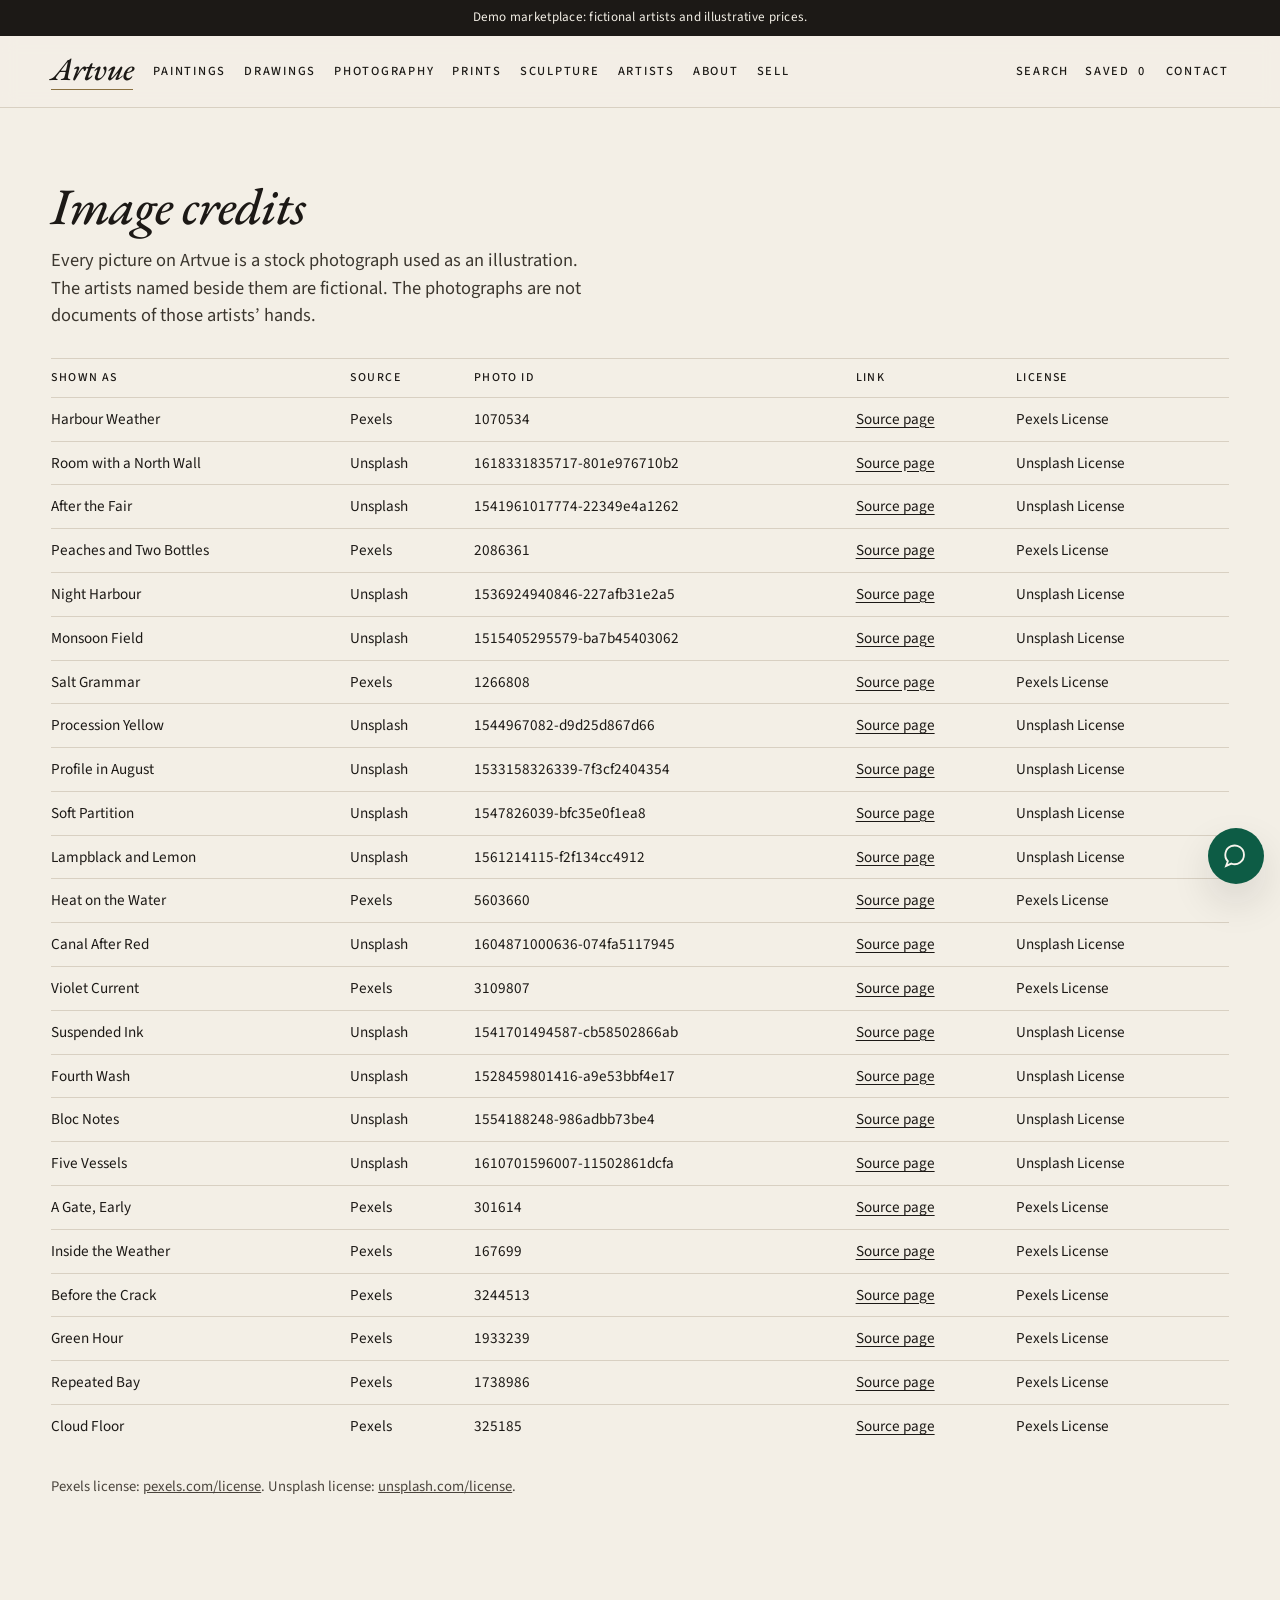
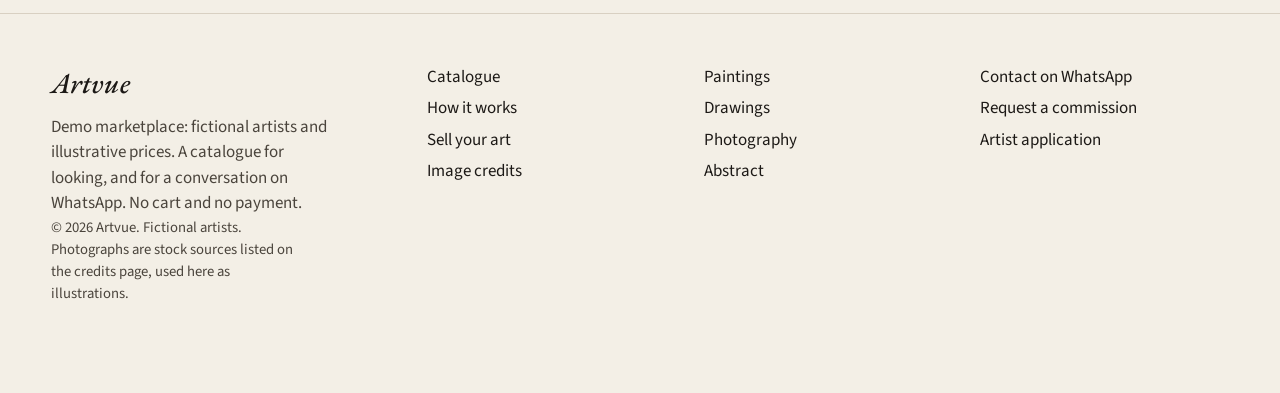
<file: credits.html>
<!DOCTYPE html>
<html lang="en">
<head>
  <meta charset="utf-8">
  <meta name="viewport" content="width=device-width, initial-scale=1">
  <title>Image credits — Artvue</title>
  <meta name="description" content="Sources for the photographs illustrating the Artvue demo catalogue, with photo ids and license links.">
  <link rel="canonical" href="https://mohammedbagowabair.github.io/Artvue-Art-Marketplace-Website/credits.html">
  <meta property="og:title" content="Image credits — Artvue">
  <meta property="og:description" content="Sources for the photographs illustrating the Artvue demo catalogue, with photo ids and license links.">
  <meta property="og:type" content="website">
  <meta property="og:url" content="https://mohammedbagowabair.github.io/Artvue-Art-Marketplace-Website/credits.html">
  <meta property="og:image" content="https://mohammedbagowabair.github.io/Artvue-Art-Marketplace-Website/images/art/harbour-weather-1100.webp">
  <meta name="twitter:card" content="summary_large_image">
  <meta name="theme-color" content="#f3efe6">
  <link rel="icon" href="favicon.svg" type="image/svg+xml">
  <link rel="stylesheet" href="css/styles.css">
</head>
<body>
<a class="skip" href="#content">Skip to content</a>
<p class="demo-note">Demo marketplace: fictional artists and illustrative prices.</p>
<header class="site-header">
  <a class="logo" href="index.html">Artvue<span></span></a>
  <button class="nav-toggle" type="button" aria-expanded="false" aria-controls="site-nav">Menu</button>
  <nav id="site-nav" aria-label="Primary"><a href="browse.html?category=Painting">Paintings</a><a href="browse.html?category=Drawing">Drawings</a><a href="browse.html?category=Photography">Photography</a><a href="browse.html?category=Prints">Prints</a><a href="browse.html?category=Sculpture">Sculpture</a><a href="index.html#artists">Artists</a><a href="about.html">About</a><a href="sell.html">Sell</a></nav>
  <div class="header-tools">
    <a class="tool-search" href="browse.html">Search</a>
    <a href="browse.html?saved=1">Saved <span class="saved-count" id="saved-count">0</span></a>
    <a href="https://wa.me/967783964784?text=Hello%20Artvue%2C%20I%20have%20a%20question%20about%20the%20marketplace.">Contact</a>
  </div>
</header>
<div class="backdrop"></div>
<main id="content" class="page">
  <h1 class="page-title">Image credits</h1>
  <p class="page-intro">Every picture on Artvue is a stock photograph used as an illustration. The artists named beside them are fictional. The photographs are not documents of those artists’ hands.</p>
  <table class="credits">
    <thead><tr><th>Shown as</th><th>Source</th><th>Photo id</th><th>Link</th><th>License</th></tr></thead>
    <tbody><tr><td>Harbour Weather</td><td>Pexels</td><td>1070534</td><td><a href="https://www.pexels.com/photo/1070534/">Source page</a></td><td>Pexels License</td></tr><tr><td>Room with a North Wall</td><td>Unsplash</td><td>1618331835717-801e976710b2</td><td><a href="https://unsplash.com/photos/1618331835717-801e976710b2">Source page</a></td><td>Unsplash License</td></tr><tr><td>After the Fair</td><td>Unsplash</td><td>1541961017774-22349e4a1262</td><td><a href="https://unsplash.com/photos/1541961017774-22349e4a1262">Source page</a></td><td>Unsplash License</td></tr><tr><td>Peaches and Two Bottles</td><td>Pexels</td><td>2086361</td><td><a href="https://www.pexels.com/photo/2086361/">Source page</a></td><td>Pexels License</td></tr><tr><td>Night Harbour</td><td>Unsplash</td><td>1536924940846-227afb31e2a5</td><td><a href="https://unsplash.com/photos/1536924940846-227afb31e2a5">Source page</a></td><td>Unsplash License</td></tr><tr><td>Monsoon Field</td><td>Unsplash</td><td>1515405295579-ba7b45403062</td><td><a href="https://unsplash.com/photos/1515405295579-ba7b45403062">Source page</a></td><td>Unsplash License</td></tr><tr><td>Salt Grammar</td><td>Pexels</td><td>1266808</td><td><a href="https://www.pexels.com/photo/1266808/">Source page</a></td><td>Pexels License</td></tr><tr><td>Procession Yellow</td><td>Unsplash</td><td>1544967082-d9d25d867d66</td><td><a href="https://unsplash.com/photos/1544967082-d9d25d867d66">Source page</a></td><td>Unsplash License</td></tr><tr><td>Profile in August</td><td>Unsplash</td><td>1533158326339-7f3cf2404354</td><td><a href="https://unsplash.com/photos/1533158326339-7f3cf2404354">Source page</a></td><td>Unsplash License</td></tr><tr><td>Soft Partition</td><td>Unsplash</td><td>1547826039-bfc35e0f1ea8</td><td><a href="https://unsplash.com/photos/1547826039-bfc35e0f1ea8">Source page</a></td><td>Unsplash License</td></tr><tr><td>Lampblack and Lemon</td><td>Unsplash</td><td>1561214115-f2f134cc4912</td><td><a href="https://unsplash.com/photos/1561214115-f2f134cc4912">Source page</a></td><td>Unsplash License</td></tr><tr><td>Heat on the Water</td><td>Pexels</td><td>5603660</td><td><a href="https://www.pexels.com/photo/5603660/">Source page</a></td><td>Pexels License</td></tr><tr><td>Canal After Red</td><td>Unsplash</td><td>1604871000636-074fa5117945</td><td><a href="https://unsplash.com/photos/1604871000636-074fa5117945">Source page</a></td><td>Unsplash License</td></tr><tr><td>Violet Current</td><td>Pexels</td><td>3109807</td><td><a href="https://www.pexels.com/photo/3109807/">Source page</a></td><td>Pexels License</td></tr><tr><td>Suspended Ink</td><td>Unsplash</td><td>1541701494587-cb58502866ab</td><td><a href="https://unsplash.com/photos/1541701494587-cb58502866ab">Source page</a></td><td>Unsplash License</td></tr><tr><td>Fourth Wash</td><td>Unsplash</td><td>1528459801416-a9e53bbf4e17</td><td><a href="https://unsplash.com/photos/1528459801416-a9e53bbf4e17">Source page</a></td><td>Unsplash License</td></tr><tr><td>Bloc Notes</td><td>Unsplash</td><td>1554188248-986adbb73be4</td><td><a href="https://unsplash.com/photos/1554188248-986adbb73be4">Source page</a></td><td>Unsplash License</td></tr><tr><td>Five Vessels</td><td>Unsplash</td><td>1610701596007-11502861dcfa</td><td><a href="https://unsplash.com/photos/1610701596007-11502861dcfa">Source page</a></td><td>Unsplash License</td></tr><tr><td>A Gate, Early</td><td>Pexels</td><td>301614</td><td><a href="https://www.pexels.com/photo/301614/">Source page</a></td><td>Pexels License</td></tr><tr><td>Inside the Weather</td><td>Pexels</td><td>167699</td><td><a href="https://www.pexels.com/photo/167699/">Source page</a></td><td>Pexels License</td></tr><tr><td>Before the Crack</td><td>Pexels</td><td>3244513</td><td><a href="https://www.pexels.com/photo/3244513/">Source page</a></td><td>Pexels License</td></tr><tr><td>Green Hour</td><td>Pexels</td><td>1933239</td><td><a href="https://www.pexels.com/photo/1933239/">Source page</a></td><td>Pexels License</td></tr><tr><td>Repeated Bay</td><td>Pexels</td><td>1738986</td><td><a href="https://www.pexels.com/photo/1738986/">Source page</a></td><td>Pexels License</td></tr><tr><td>Cloud Floor</td><td>Pexels</td><td>325185</td><td><a href="https://www.pexels.com/photo/325185/">Source page</a></td><td>Pexels License</td></tr></tbody>
  </table>
  <p class="fine">Pexels license: <a href="https://www.pexels.com/license/">pexels.com/license</a>. Unsplash license: <a href="https://unsplash.com/license">unsplash.com/license</a>.</p>
</main>
<footer class="site-footer">
  <div class="footer-grid">
    <div>
      <h2>Artvue</h2>
      <p>Demo marketplace: fictional artists and illustrative prices. A catalogue for looking, and for a conversation on WhatsApp. No cart and no payment.</p>
    </div>
    <div>
      <a href="browse.html">Catalogue</a>
      <a href="about.html">How it works</a>
      <a href="sell.html">Sell your art</a>
      <a href="credits.html">Image credits</a>
    </div>
    <div>
      <a href="browse.html?category=Painting">Paintings</a>
      <a href="browse.html?category=Drawing">Drawings</a>
      <a href="browse.html?category=Photography">Photography</a>
      <a href="browse.html?style=Abstract">Abstract</a>
    </div>
    <div>
      <a href="https://wa.me/967783964784?text=Hello%20Artvue%2C%20I%20have%20a%20question%20about%20the%20marketplace.">Contact on WhatsApp</a>
      <a href="https://wa.me/967783964784?text=Hello%20Artvue%2C%20I%20would%20like%20to%20request%20a%20commission.">Request a commission</a>
      <a href="https://wa.me/967783964784?text=Hello%20Artvue%2C%20I%20would%20like%20to%20apply%20to%20sell%20my%20art.%20I%20will%20send%20my%20name%2C%20city%2C%20and%20three%20works.">Artist application</a>
    </div>
  </div>
  <p class="fine">© 2026 Artvue. Fictional artists. Photographs are stock sources listed on the credits page, used here as illustrations.</p>
</footer>
<a class="wa-float" href="https://wa.me/967783964784?text=Hello%20Artvue%2C%20I%20have%20a%20question%20about%20the%20marketplace." aria-label="Contact Artvue on WhatsApp"><svg viewBox="0 0 24 24" aria-hidden="true" fill="none" stroke="#f7f4ed" stroke-width="1.6"><path d="M5 16.5 3.5 20.5 8 18.5A8 8 0 1 0 5 16.5Z"></path></svg></a>
  <script src="js/site.js"></script>
</body>
</html>
</file>
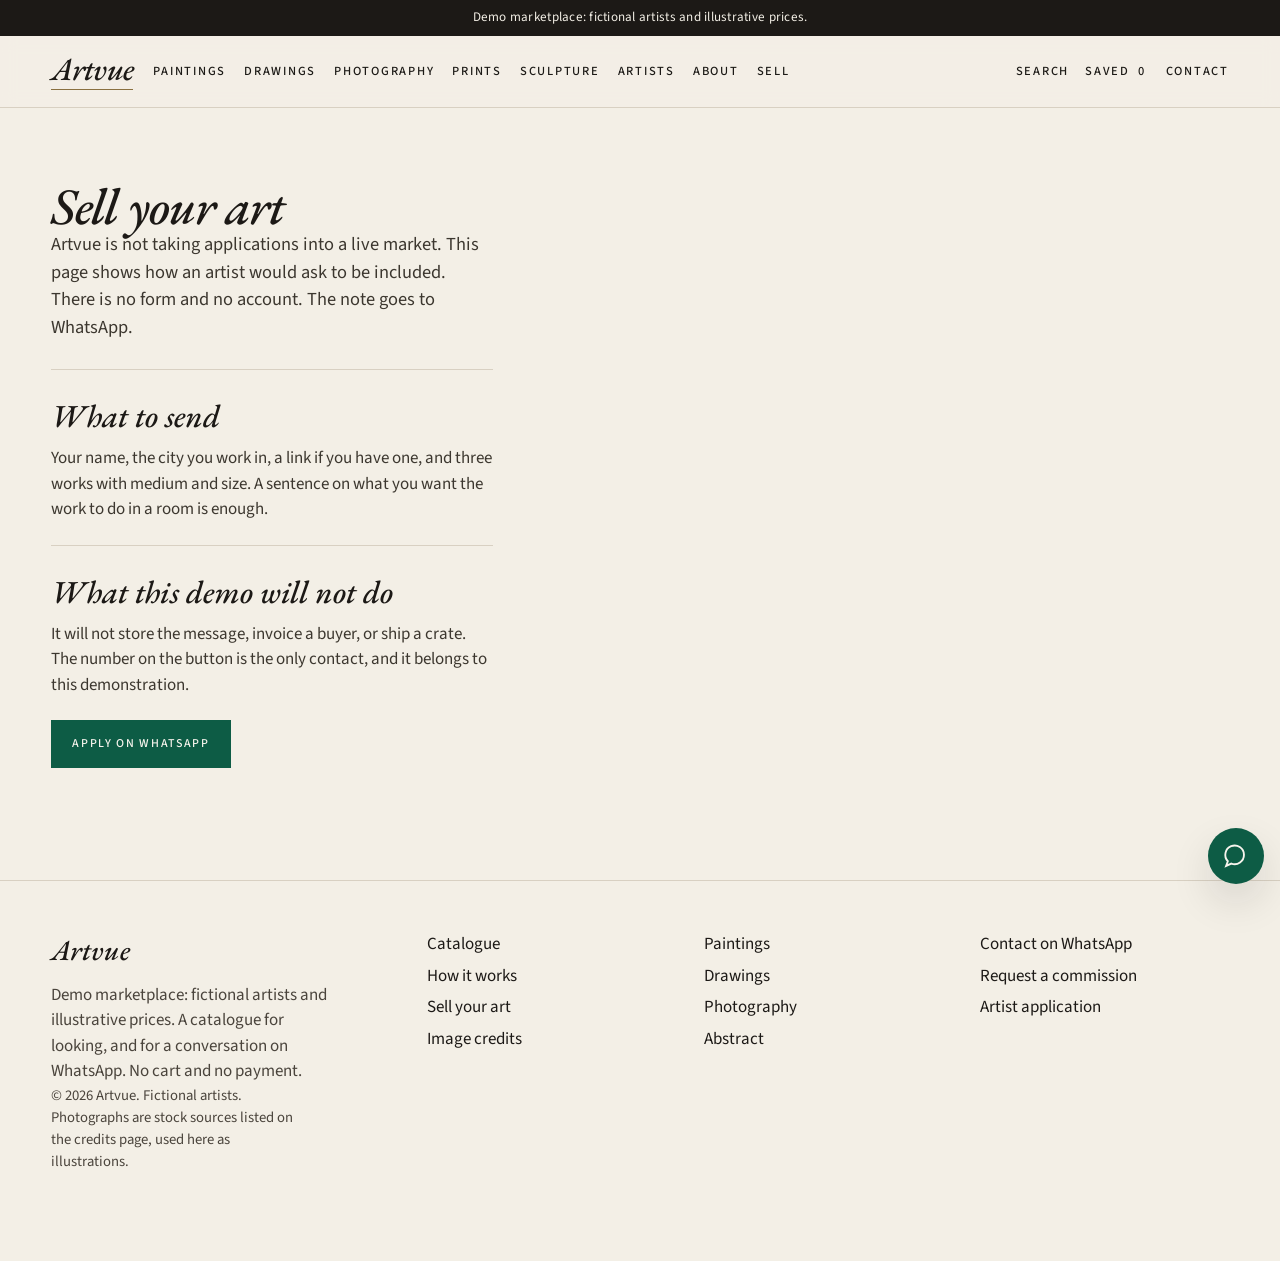
<file: sell.html>
<!DOCTYPE html>
<html lang="en">
<head>
  <meta charset="utf-8">
  <meta name="viewport" content="width=device-width, initial-scale=1">
  <title>Sell your art — Artvue</title>
  <meta name="description" content="Apply to show work on the Artvue demo. The application opens WhatsApp. There is no form backend.">
  <link rel="canonical" href="https://mohammedbagowabair.github.io/Artvue-Art-Marketplace-Website/sell.html">
  <meta property="og:title" content="Sell your art — Artvue">
  <meta property="og:description" content="Apply to show work on the Artvue demo. The application opens WhatsApp. There is no form backend.">
  <meta property="og:type" content="website">
  <meta property="og:url" content="https://mohammedbagowabair.github.io/Artvue-Art-Marketplace-Website/sell.html">
  <meta property="og:image" content="https://mohammedbagowabair.github.io/Artvue-Art-Marketplace-Website/images/art/harbour-weather-1100.webp">
  <meta name="twitter:card" content="summary_large_image">
  <meta name="theme-color" content="#f3efe6">
  <link rel="icon" href="favicon.svg" type="image/svg+xml">
  <link rel="stylesheet" href="css/styles.css">
</head>
<body>
<a class="skip" href="#content">Skip to content</a>
<p class="demo-note">Demo marketplace: fictional artists and illustrative prices.</p>
<header class="site-header">
  <a class="logo" href="index.html">Artvue<span></span></a>
  <button class="nav-toggle" type="button" aria-expanded="false" aria-controls="site-nav">Menu</button>
  <nav id="site-nav" aria-label="Primary"><a href="browse.html?category=Painting">Paintings</a><a href="browse.html?category=Drawing">Drawings</a><a href="browse.html?category=Photography">Photography</a><a href="browse.html?category=Prints">Prints</a><a href="browse.html?category=Sculpture">Sculpture</a><a href="index.html#artists">Artists</a><a href="about.html">About</a><a href="sell.html">Sell</a></nav>
  <div class="header-tools">
    <a class="tool-search" href="browse.html">Search</a>
    <a href="browse.html?saved=1">Saved <span class="saved-count" id="saved-count">0</span></a>
    <a href="https://wa.me/967783964784?text=Hello%20Artvue%2C%20I%20have%20a%20question%20about%20the%20marketplace.">Contact</a>
  </div>
</header>
<div class="backdrop"></div>
<main id="content" class="page prose">
  <h1 class="page-title">Sell your art</h1>
  <p class="page-intro">Artvue is not taking applications into a live market. This page shows how an artist would ask to be included. There is no form and no account. The note goes to WhatsApp.</p>
  <div class="steps">
    <article class="step"><h2>What to send</h2><p>Your name, the city you work in, a link if you have one, and three works with medium and size. A sentence on what you want the work to do in a room is enough.</p></article>
    <article class="step"><h2>What this demo will not do</h2><p>It will not store the message, invoice a buyer, or ship a crate. The number on the button is the only contact, and it belongs to this demonstration.</p></article>
  </div>
  <p><a class="btn btn-wa" href="https://wa.me/967783964784?text=Hello%20Artvue%2C%20I%20would%20like%20to%20apply%20to%20sell%20my%20art.%20I%20will%20send%20my%20name%2C%20city%2C%20and%20three%20works.">Apply on WhatsApp</a></p>
</main>
<footer class="site-footer">
  <div class="footer-grid">
    <div>
      <h2>Artvue</h2>
      <p>Demo marketplace: fictional artists and illustrative prices. A catalogue for looking, and for a conversation on WhatsApp. No cart and no payment.</p>
    </div>
    <div>
      <a href="browse.html">Catalogue</a>
      <a href="about.html">How it works</a>
      <a href="sell.html">Sell your art</a>
      <a href="credits.html">Image credits</a>
    </div>
    <div>
      <a href="browse.html?category=Painting">Paintings</a>
      <a href="browse.html?category=Drawing">Drawings</a>
      <a href="browse.html?category=Photography">Photography</a>
      <a href="browse.html?style=Abstract">Abstract</a>
    </div>
    <div>
      <a href="https://wa.me/967783964784?text=Hello%20Artvue%2C%20I%20have%20a%20question%20about%20the%20marketplace.">Contact on WhatsApp</a>
      <a href="https://wa.me/967783964784?text=Hello%20Artvue%2C%20I%20would%20like%20to%20request%20a%20commission.">Request a commission</a>
      <a href="https://wa.me/967783964784?text=Hello%20Artvue%2C%20I%20would%20like%20to%20apply%20to%20sell%20my%20art.%20I%20will%20send%20my%20name%2C%20city%2C%20and%20three%20works.">Artist application</a>
    </div>
  </div>
  <p class="fine">© 2026 Artvue. Fictional artists. Photographs are stock sources listed on the credits page, used here as illustrations.</p>
</footer>
<a class="wa-float" href="https://wa.me/967783964784?text=Hello%20Artvue%2C%20I%20have%20a%20question%20about%20the%20marketplace." aria-label="Contact Artvue on WhatsApp"><svg viewBox="0 0 24 24" aria-hidden="true" fill="none" stroke="#f7f4ed" stroke-width="1.6"><path d="M5 16.5 3.5 20.5 8 18.5A8 8 0 1 0 5 16.5Z"></path></svg></a>
  <script src="js/site.js"></script>
</body>
</html>
</file>
<file: css/styles.css>
@font-face {
  font-family: "EB Garamond";
  font-style: italic;
  font-weight: 500;
  font-display: swap;
  src: url("../fonts/eb-garamond-500-italic.woff2") format("woff2");
  unicode-range: U+0000-00FF, U+0131, U+0152-0153, U+02BB-02BC, U+02C6, U+02DA, U+02DC, U+2000-206F, U+2074, U+20AC, U+2122, U+2191, U+2193, U+2212, U+2215, U+FEFF, U+FFFD;
}

@font-face {
  font-family: "EB Garamond";
  font-style: normal;
  font-weight: 500;
  font-display: swap;
  src: url("../fonts/eb-garamond-500-normal.woff2") format("woff2");
  unicode-range: U+0000-00FF, U+0131, U+0152-0153, U+02BB-02BC, U+02C6, U+02DA, U+02DC, U+2000-206F, U+2074, U+20AC, U+2122, U+2191, U+2193, U+2212, U+2215, U+FEFF, U+FFFD;
}

@font-face {
  font-family: "Source Sans 3";
  font-style: normal;
  font-weight: 400;
  font-display: swap;
  src: url("../fonts/source-sans-400.woff2") format("woff2");
  unicode-range: U+0000-00FF, U+0131, U+0152-0153, U+02BB-02BC, U+02C6, U+02DA, U+02DC, U+2000-206F, U+2074, U+20AC, U+2122, U+2191, U+2193, U+2212, U+2215, U+FEFF, U+FFFD;
}

@font-face {
  font-family: "Source Sans 3";
  font-style: normal;
  font-weight: 500;
  font-display: swap;
  src: url("../fonts/source-sans-500.woff2") format("woff2");
  unicode-range: U+0000-00FF, U+0131, U+0152-0153, U+02BB-02BC, U+02C6, U+02DA, U+02DC, U+2000-206F, U+2074, U+20AC, U+2122, U+2191, U+2193, U+2212, U+2215, U+FEFF, U+FFFD;
}

:root {
  --ivory: #f3efe6;
  --ivory-2: #e8e2d4;
  --ink: #1c1916;
  --ink-soft: #3c372f;
  --muted: #4a443c;
  --line: #d8d0c2;
  --brass: #8a7040;
  --paper: #f7f4ed;
  --sold: #6e2d2a;
  --wa: #0d5c45;
  --wa-ink: #f7f4ed;
  --serif: "EB Garamond", "Iowan Old Style", Palatino, "Palatino Linotype", Georgia, serif;
  --sans: "Source Sans 3", "Segoe UI", Helvetica, Arial, sans-serif;
  --pad: clamp(18px, 4vw, 72px);
  --measure: 68ch;
  --header: 72px;
  --shadow: 0 18px 40px rgba(28, 25, 22, 0.12);
  color-scheme: light;
}

*,
*::before,
*::after { box-sizing: border-box; }

html { scroll-behavior: smooth; }

body {
  margin: 0;
  background: var(--ivory);
  color: var(--ink);
  font-family: var(--sans);
  font-size: 1.0625rem;
  font-weight: 400;
  line-height: 1.5;
  text-rendering: optimizeLegibility;
  caret-color: var(--ink);
}

body.nav-open,
body.drawer-open { overflow: hidden; }

img { max-width: 100%; height: auto; }

button, input, select { font: inherit; color: inherit; }

a { color: inherit; }

::selection { background: var(--ink); color: var(--ivory); }

:focus { outline: none; }

:focus-visible {
  outline: 2px solid var(--ink);
  outline-offset: 3px;
}

.skip {
  position: absolute;
  left: 12px;
  top: -40px;
  background: var(--ink);
  color: var(--ivory);
  padding: 8px 12px;
  z-index: 80;
}

.skip:focus { top: 12px; }

.vh {
  position: absolute;
  width: 1px;
  height: 1px;
  padding: 0;
  margin: -1px;
  overflow: hidden;
  clip: rect(0, 0, 0, 0);
  white-space: nowrap;
  border: 0;
}

.demo-note {
  margin: 0;
  padding: 8px var(--pad);
  background: var(--ink);
  color: var(--ivory);
  font-size: 0.82rem;
  letter-spacing: 0.02em;
  text-align: center;
}

.site-header {
  position: sticky;
  top: 0;
  z-index: 40;
  display: flex;
  align-items: center;
  gap: 20px;
  min-height: var(--header);
  padding: 0 var(--pad);
  background: rgba(243, 239, 230, 0.94);
  border-bottom: 1px solid var(--line);
  backdrop-filter: saturate(1.2) blur(8px);
}

.logo {
  font-family: var(--serif);
  font-style: italic;
  font-weight: 500;
  font-size: 2rem;
  line-height: 1;
  text-decoration: none;
  letter-spacing: -0.02em;
  flex: 0 0 auto;
}

.logo span {
  display: block;
  width: 100%;
  height: 1px;
  margin-top: 4px;
  background: var(--brass);
}

.nav-toggle,
.drawer-close {
  display: none;
  border: 1px solid var(--ink);
  background: transparent;
  min-height: 44px;
  padding: 0 14px;
  letter-spacing: 0.12em;
  text-transform: uppercase;
  font-size: 0.75rem;
  cursor: pointer;
}

#site-nav {
  display: flex;
  align-items: center;
  gap: 18px;
  flex: 1 1 auto;
}

#site-nav a {
  text-decoration: none;
  font-size: 0.78rem;
  font-weight: 500;
  letter-spacing: 0.14em;
  text-transform: uppercase;
  white-space: nowrap;
}

#site-nav a:hover { text-decoration: underline; text-underline-offset: 4px; }

.header-tools {
  display: flex;
  align-items: center;
  gap: 16px;
  margin-left: auto;
  flex: 0 0 auto;
}

.header-tools a {
  text-decoration: none;
  font-size: 0.78rem;
  font-weight: 500;
  letter-spacing: 0.14em;
  text-transform: uppercase;
}

.header-tools a:hover { text-decoration: underline; text-underline-offset: 4px; }

.saved-count {
  display: inline-block;
  min-width: 1.2em;
  text-align: center;
}

.hero-media {
  margin: 0;
  height: min(78vh, 880px);
  min-height: 420px;
  overflow: hidden;
  background: #ddd4c4;
}

.hero-media img {
  width: 100%;
  height: 100%;
  object-fit: cover;
  display: block;
  animation: settle 1.8s cubic-bezier(0.22, 1, 0.36, 1) both;
}

@keyframes settle {
  from { transform: scale(1.045); }
  to { transform: scale(1); }
}

.hero-caption {
  display: grid;
  grid-template-columns: minmax(0, 1.35fr) minmax(220px, 0.65fr);
  gap: 36px 48px;
  align-items: end;
  padding: clamp(40px, 6vw, 88px) var(--pad) clamp(20px, 3vw, 36px);
}

.hero-caption h1 {
  margin: 0;
  font-family: var(--serif);
  font-style: italic;
  font-weight: 500;
  font-size: clamp(2.7rem, 6.2vw, 5.5rem);
  line-height: 0.94;
  letter-spacing: -0.025em;
  max-width: 12ch;
}

.lede {
  margin: 18px 0 0;
  max-width: var(--measure);
  color: var(--ink-soft);
  font-size: 1.12rem;
}

.hero-actions {
  display: flex;
  flex-wrap: wrap;
  gap: 12px;
  justify-content: flex-end;
}

.btn {
  display: inline-flex;
  align-items: center;
  justify-content: center;
  min-height: 48px;
  padding: 0 20px;
  background: var(--ink);
  color: var(--ivory);
  border: 1px solid var(--ink);
  text-decoration: none;
  letter-spacing: 0.14em;
  text-transform: uppercase;
  font-size: 0.75rem;
  font-weight: 500;
  cursor: pointer;
}

.btn:hover { background: transparent; color: var(--ink); }

.btn-ghost { background: transparent; color: var(--ink); }

.btn-ghost:hover { background: var(--ink); color: var(--ivory); }

.btn-wa {
  background: var(--wa);
  border-color: var(--wa);
  color: var(--wa-ink);
}

.btn-wa:hover { background: #094936; color: var(--wa-ink); }

.section {
  padding: clamp(64px, 9vw, 120px) var(--pad);
}

.section-head {
  display: flex;
  justify-content: space-between;
  align-items: baseline;
  gap: 16px;
  margin-bottom: 32px;
}

.section h2,
.page-title {
  margin: 0;
  font-family: var(--serif);
  font-style: italic;
  font-weight: 500;
  font-size: clamp(2.1rem, 4vw, 3.4rem);
  line-height: 1;
  letter-spacing: -0.02em;
}

.section-head a {
  letter-spacing: 0.12em;
  text-transform: uppercase;
  font-size: 0.75rem;
  font-weight: 500;
  text-decoration: none;
  border-bottom: 1px solid var(--brass);
  padding-bottom: 2px;
}

.cat-grid {
  display: grid;
  grid-template-columns: repeat(5, minmax(0, 1fr));
  gap: 22px;
}

.cat-tile { text-decoration: none; display: block; min-width: 0; }

.cat-tile img {
  width: 100%;
  aspect-ratio: 4 / 5;
  object-fit: cover;
  display: block;
  background: var(--ivory-2);
}

.cat-tile span {
  display: block;
  margin-top: 12px;
  font-family: var(--serif);
  font-style: italic;
  font-size: 1.55rem;
}

.cat-tile small {
  display: block;
  color: var(--muted);
  letter-spacing: 0.08em;
  text-transform: uppercase;
  font-size: 0.72rem;
}

.feature-grid {
  display: grid;
  grid-template-columns: 1.35fr 1fr;
  gap: 36px 32px;
}

.feature-grid .lead { grid-row: span 2; }

.stack { display: grid; gap: 36px; }

.card { min-width: 0; }

.card-visual { position: relative; background: var(--ivory-2); overflow: hidden; }

.card-visual img {
  width: 100%;
  height: auto;
  display: block;
  vertical-align: middle;
}

.card-visual a { display: block; }

.card:hover img { transform: scale(1.025); }

.card img { transition: transform 0.7s cubic-bezier(0.22, 1, 0.36, 1); }

.sold-mark,
.fav {
  position: absolute;
  z-index: 1;
}

.sold-mark {
  top: 12px;
  left: 12px;
  margin: 0;
  padding: 2px 8px 4px;
  background: var(--ivory);
  color: var(--sold);
  font-family: var(--serif);
  font-style: italic;
  font-size: 1.05rem;
  line-height: 1.2;
}

.fav {
  top: 8px;
  right: 8px;
  width: 44px;
  height: 44px;
  border: 0;
  background: transparent;
  cursor: pointer;
  color: var(--ink);
}

.fav svg { width: 22px; height: 22px; display: block; margin: 0 auto; }

.fav[aria-pressed="true"] { color: var(--sold); }
.fav[aria-pressed="true"] svg { fill: currentColor; }

.card-body { padding-top: 14px; }

.card h3 {
  margin: 0;
  font-family: var(--serif);
  font-style: italic;
  font-weight: 500;
  font-size: 1.55rem;
  line-height: 1.15;
  letter-spacing: -0.015em;
}

.card h3 a { text-decoration: none; }

.card h3 a:hover { text-decoration: underline; text-underline-offset: 3px; }

.card .by,
.card .meta,
.card .price { margin: 4px 0 0; }

.card .by a { text-decoration: none; }

.card .by a:hover { text-decoration: underline; text-underline-offset: 3px; }

.card .meta { color: var(--muted); font-size: 0.95rem; }

.card .price {
  font-family: var(--serif);
  font-size: 1.25rem;
  margin-top: 8px;
}

.lead.card h3 { font-size: clamp(1.8rem, 2.4vw, 2.3rem); }

.style-list { border-bottom: 1px solid var(--line); }

.style-row {
  display: flex;
  justify-content: space-between;
  align-items: baseline;
  gap: 16px;
  padding: 16px 0;
  border-top: 1px solid var(--line);
  text-decoration: none;
  font-family: var(--serif);
  font-style: italic;
  font-size: clamp(1.8rem, 3vw, 2.7rem);
  line-height: 1;
}

.style-row small {
  font-family: var(--sans);
  font-style: normal;
  font-size: 0.78rem;
  letter-spacing: 0.12em;
  text-transform: uppercase;
  color: var(--muted);
}

.band-grid {
  display: grid;
  grid-template-columns: repeat(3, minmax(0, 1fr));
  gap: 28px;
}

.band {
  text-decoration: none;
  display: block;
  min-width: 0;
}

.band img {
  width: 100%;
  aspect-ratio: 5 / 4;
  object-fit: cover;
  display: block;
  background: var(--ivory-2);
}

.band strong {
  display: block;
  margin-top: 14px;
  font-family: var(--serif);
  font-style: italic;
  font-weight: 500;
  font-size: 1.8rem;
}

.band span { color: var(--muted); }

.artist-grid {
  display: grid;
  grid-template-columns: repeat(4, minmax(0, 1fr));
  gap: 32px 24px;
}

.artist-card { text-decoration: none; display: block; min-width: 0; }

.artist-card img {
  width: 100%;
  aspect-ratio: 4 / 5;
  object-fit: cover;
  display: block;
  background: var(--ivory-2);
}

.artist-card h3 {
  margin: 12px 0 0;
  font-family: var(--serif);
  font-style: italic;
  font-weight: 500;
  font-size: 1.7rem;
}

.artist-card p { margin: 2px 0 0; color: var(--muted); }

.commission {
  margin: 0 var(--pad) clamp(64px, 8vw, 100px);
  padding: clamp(36px, 6vw, 72px);
  background: var(--ink);
  color: var(--ivory);
  display: grid;
  grid-template-columns: 1.4fr auto;
  gap: 28px;
  align-items: end;
}

.commission h2 {
  margin: 0;
  font-family: var(--serif);
  font-style: italic;
  font-weight: 500;
  font-size: clamp(2.2rem, 4vw, 3.6rem);
  line-height: 0.98;
  letter-spacing: -0.02em;
  max-width: 16ch;
}

.commission p { margin: 14px 0 0; max-width: 46ch; color: #e4ddd0; }

.commission .btn { background: var(--ivory); color: var(--ink); border-color: var(--ivory); }
.commission .btn:hover { background: transparent; color: var(--ivory); }

.site-footer {
  padding: 48px var(--pad) 88px;
  border-top: 1px solid var(--line);
}

.footer-grid {
  display: grid;
  grid-template-columns: 1.4fr 1fr 1fr 1fr;
  gap: 28px;
}

.site-footer h2 {
  margin: 0 0 10px;
  font-family: var(--serif);
  font-style: italic;
  font-weight: 500;
  font-size: 1.8rem;
}

.site-footer a { display: block; text-decoration: none; padding: 3px 0; }
.site-footer a:hover { text-decoration: underline; text-underline-offset: 3px; }
.site-footer p { margin: 0; color: var(--muted); max-width: 36ch; }
.fine { margin-top: 28px; color: var(--muted); font-size: 0.92rem; }

.wa-float {
  position: fixed;
  right: 16px;
  bottom: 16px;
  z-index: 45;
  width: 56px;
  height: 56px;
  border-radius: 50%;
  background: var(--wa);
  color: white;
  display: grid;
  place-items: center;
  box-shadow: var(--shadow);
}

.wa-float svg { width: 28px; height: 28px; }

.page {
  padding: clamp(36px, 6vw, 72px) var(--pad) clamp(64px, 8vw, 100px);
}

.page-intro {
  max-width: 62ch;
  margin: 16px 0 0;
  color: var(--ink-soft);
  font-size: 1.15rem;
}

.browse-layout {
  display: grid;
  grid-template-columns: 250px minmax(0, 1fr);
  gap: 40px;
  margin-top: 36px;
  align-items: start;
}

.filters {
  position: sticky;
  top: 88px;
  max-height: calc(100vh - 104px);
  overflow: auto;
  padding-right: 8px;
  scrollbar-width: thin;
  scrollbar-color: var(--line) transparent;
}

.filters h2 {
  margin: 0 0 8px;
  font-family: var(--sans);
  font-style: normal;
  font-size: 0.78rem;
  letter-spacing: 0.14em;
  text-transform: uppercase;
}

fieldset {
  border: 0;
  border-top: 1px solid var(--line);
  margin: 14px 0 0;
  padding: 12px 0 0;
}

legend {
  padding: 0 8px 0 0;
  font-size: 0.78rem;
  letter-spacing: 0.12em;
  text-transform: uppercase;
  font-weight: 500;
}

.filters label {
  display: flex;
  gap: 8px;
  align-items: flex-start;
  padding: 6px 0;
  cursor: pointer;
}

.filters input { margin-top: 4px; accent-color: var(--ink); }

.search-field,
.sort-field { display: block; margin: 0 0 12px; }

.search-field input,
.sort-field select,
.toolbar select,
.toolbar input[type="search"] {
  min-height: 44px;
  border: 0;
  border-bottom: 1px solid var(--ink);
  background: transparent;
  border-radius: 0;
  padding: 8px 0;
}

.search-field input,
.sort-field select { width: 100%; }

.toolbar input[type="search"] { width: min(220px, 42vw); }
.toolbar select { width: auto; max-width: 46vw; }

.toolbar {
  display: flex;
  justify-content: space-between;
  align-items: flex-end;
  flex-wrap: wrap;
  gap: 12px 16px;
  margin-bottom: 22px;
  min-width: 0;
}

.toolbar p { margin: 0; color: var(--muted); }

.filter-open { display: none; }

.works {
  display: grid;
  grid-template-columns: repeat(3, minmax(0, 1fr));
  gap: 42px 22px;
}

.works .card[hidden] { display: none; }

.empty {
  grid-column: 1 / -1;
  padding: 48px 0;
  border-top: 1px solid var(--line);
}

.empty[hidden] { display: none; }

.drawer-bar { display: none; }

.lot {
  display: grid;
  grid-template-columns: minmax(0, 1.4fr) minmax(280px, 0.7fr);
  gap: 36px 48px;
  align-items: start;
}

.lot-figure { margin: 0; background: var(--ivory-2); }

.lot-figure button.zoom {
  display: block;
  width: 100%;
  padding: 0;
  border: 0;
  background: transparent;
  cursor: zoom-in;
}

.lot-figure img { width: 100%; height: auto; display: block; }

.lot h1 {
  margin: 0;
  font-family: var(--serif);
  font-style: italic;
  font-weight: 500;
  font-size: clamp(2.4rem, 4vw, 3.8rem);
  line-height: 0.98;
  letter-spacing: -0.02em;
}

.lot .artist-line { margin: 10px 0 0; font-size: 1.05rem; }
.lot .artist-line a { text-decoration: none; border-bottom: 1px solid var(--brass); }

.price-lg {
  margin: 18px 0;
  font-family: var(--serif);
  font-size: 2rem;
}

.lot-facts {
  width: 100%;
  border-collapse: collapse;
  margin: 8px 0 22px;
}

.lot-facts th,
.lot-facts td {
  text-align: left;
  font-weight: 400;
  padding: 8px 0;
  border-top: 1px solid var(--line);
  vertical-align: top;
}

.lot-facts th {
  width: 38%;
  color: var(--muted);
  font-size: 0.78rem;
  letter-spacing: 0.12em;
  text-transform: uppercase;
  padding-right: 12px;
}

.lot-actions { display: flex; flex-direction: column; align-items: flex-start; gap: 10px; }

.note {
  color: var(--muted);
  max-width: 46ch;
}

.more { margin-top: 72px; }

.more-grid {
  display: grid;
  grid-template-columns: repeat(3, minmax(0, 1fr));
  gap: 28px 20px;
}

dialog.lightbox {
  width: min(1100px, calc(100vw - 32px));
  max-height: calc(100vh - 32px);
  border: 0;
  padding: 12px;
  background: var(--ivory);
  color: var(--ink);
}

dialog.lightbox::backdrop { background: rgba(28, 25, 22, 0.82); }

.lightbox-bar {
  display: flex;
  justify-content: space-between;
  align-items: center;
  gap: 12px;
  margin-bottom: 8px;
}

.lightbox img {
  width: 100%;
  height: auto;
  max-height: calc(100vh - 120px);
  object-fit: contain;
  cursor: zoom-in;
  transition: transform 0.45s cubic-bezier(0.22, 1, 0.36, 1);
}

.lightbox img.is-zoomed {
  transform: scale(1.7);
  cursor: zoom-out;
  transform-origin: center center;
}

.lightbox-frame { overflow: auto; max-height: calc(100vh - 120px); }

.prose { max-width: 68ch; }
.prose h2 {
  margin: 36px 0 8px;
  font-family: var(--serif);
  font-style: italic;
  font-weight: 500;
  font-size: 2rem;
}
.prose p { margin: 0 0 12px; }
.prose ol { margin: 0; padding-left: 1.2rem; }
.prose li { margin: 0 0 10px; }

.steps { display: grid; gap: 0; margin-top: 28px; }
.step {
  padding: 22px 0;
  border-top: 1px solid var(--line);
}
.step h2 {
  margin: 0 0 6px;
  font-family: var(--serif);
  font-style: italic;
  font-weight: 500;
  font-size: 2rem;
}
.step p { margin: 0; max-width: 62ch; color: var(--ink-soft); }

.credits { width: 100%; border-collapse: collapse; margin-top: 28px; font-size: 0.95rem; }
.credits th,
.credits td {
  text-align: left;
  padding: 10px 12px 10px 0;
  border-top: 1px solid var(--line);
  vertical-align: top;
}
.credits th {
  font-size: 0.75rem;
  letter-spacing: 0.12em;
  text-transform: uppercase;
  font-weight: 500;
}
.credits a { text-underline-offset: 3px; }

.artist-hero {
  display: grid;
  grid-template-columns: minmax(0, 0.8fr) minmax(0, 1.2fr);
  gap: 28px 40px;
  align-items: end;
  margin-bottom: 36px;
}

.artist-hero img { width: 100%; height: auto; display: block; }
.artist-hero h1 {
  margin: 0;
  font-family: var(--serif);
  font-style: italic;
  font-weight: 500;
  font-size: clamp(2.6rem, 5vw, 4.4rem);
  line-height: 0.95;
  letter-spacing: -0.02em;
}
.place { margin: 8px 0; letter-spacing: 0.12em; text-transform: uppercase; font-size: 0.78rem; font-weight: 500; }

.backdrop {
  display: none;
}

@media (max-width: 1180px) {
  .nav-toggle { display: inline-flex; align-items: center; }
  #site-nav {
    display: none;
    position: fixed;
    inset: 0 0 0 auto;
    width: min(100%, 340px);
    flex-direction: column;
    align-items: flex-start;
    gap: 0;
    padding: 88px 28px 32px;
    background: var(--ivory);
    border-left: 1px solid var(--line);
    z-index: 50;
    overflow: auto;
  }
  #site-nav.is-open { display: flex; }
  #site-nav a {
    width: 100%;
    padding: 12px 0;
    border-bottom: 1px solid var(--line);
    font-size: 1rem;
    letter-spacing: 0.08em;
  }
  .backdrop.is-open {
    display: block;
    position: fixed;
    inset: 0;
    background: rgba(28, 25, 22, 0.35);
    z-index: 35;
  }
  .cat-grid { grid-template-columns: repeat(3, minmax(0, 1fr)); }
  .works { grid-template-columns: repeat(2, minmax(0, 1fr)); }
  .footer-grid { grid-template-columns: 1fr 1fr; }
  .artist-grid { grid-template-columns: repeat(2, minmax(0, 1fr)); }
}

@media (max-width: 900px) {
  .hero-caption,
  .feature-grid,
  .lot,
  .commission,
  .artist-hero,
  .browse-layout { grid-template-columns: 1fr; }
  .hero-actions { justify-content: flex-start; }
  .feature-grid .lead { grid-row: auto; }
  .filters {
    position: fixed;
    inset: 0 0 0 auto;
    width: min(100%, 400px);
    max-height: none;
    z-index: 60;
    background: var(--ivory);
    padding: 20px 20px 32px;
    transform: translateX(100%);
    transition: transform 0.45s cubic-bezier(0.22, 1, 0.36, 1);
    border-left: 1px solid var(--line);
  }
  .filters.is-open { transform: translateX(0); }
  .filter-open,
  .drawer-bar { display: flex; }
  .drawer-bar {
    justify-content: space-between;
    align-items: center;
    margin-bottom: 8px;
  }
  .band-grid,
  .more-grid { grid-template-columns: minmax(0, 1fr); }
  .browse-layout { margin-top: 20px; min-width: 0; }
  .toolbar .sort-field { flex: 1 1 140px; min-width: 0; }
  .works, .card, .card-visual { min-width: 0; }
}

@media (max-width: 640px) {
  .cat-grid { grid-template-columns: 1fr 1fr; }
  .works { grid-template-columns: minmax(0, 1fr); }
  .header-tools a.tool-search { display: none; }
  .hero-media { height: 62vh; min-height: 280px; }
  .hero-caption { padding-right: 84px; }
  .footer-grid { grid-template-columns: 1fr; }
  .site-header { gap: 10px; }
  .logo { font-size: 1.7rem; }
}

@media (prefers-reduced-motion: reduce) {
  html { scroll-behavior: auto; }
  *,
  *::before,
  *::after {
    animation: none !important;
    transition: none !important;
  }
  .hero-media img { transform: none; }
}
</file>
